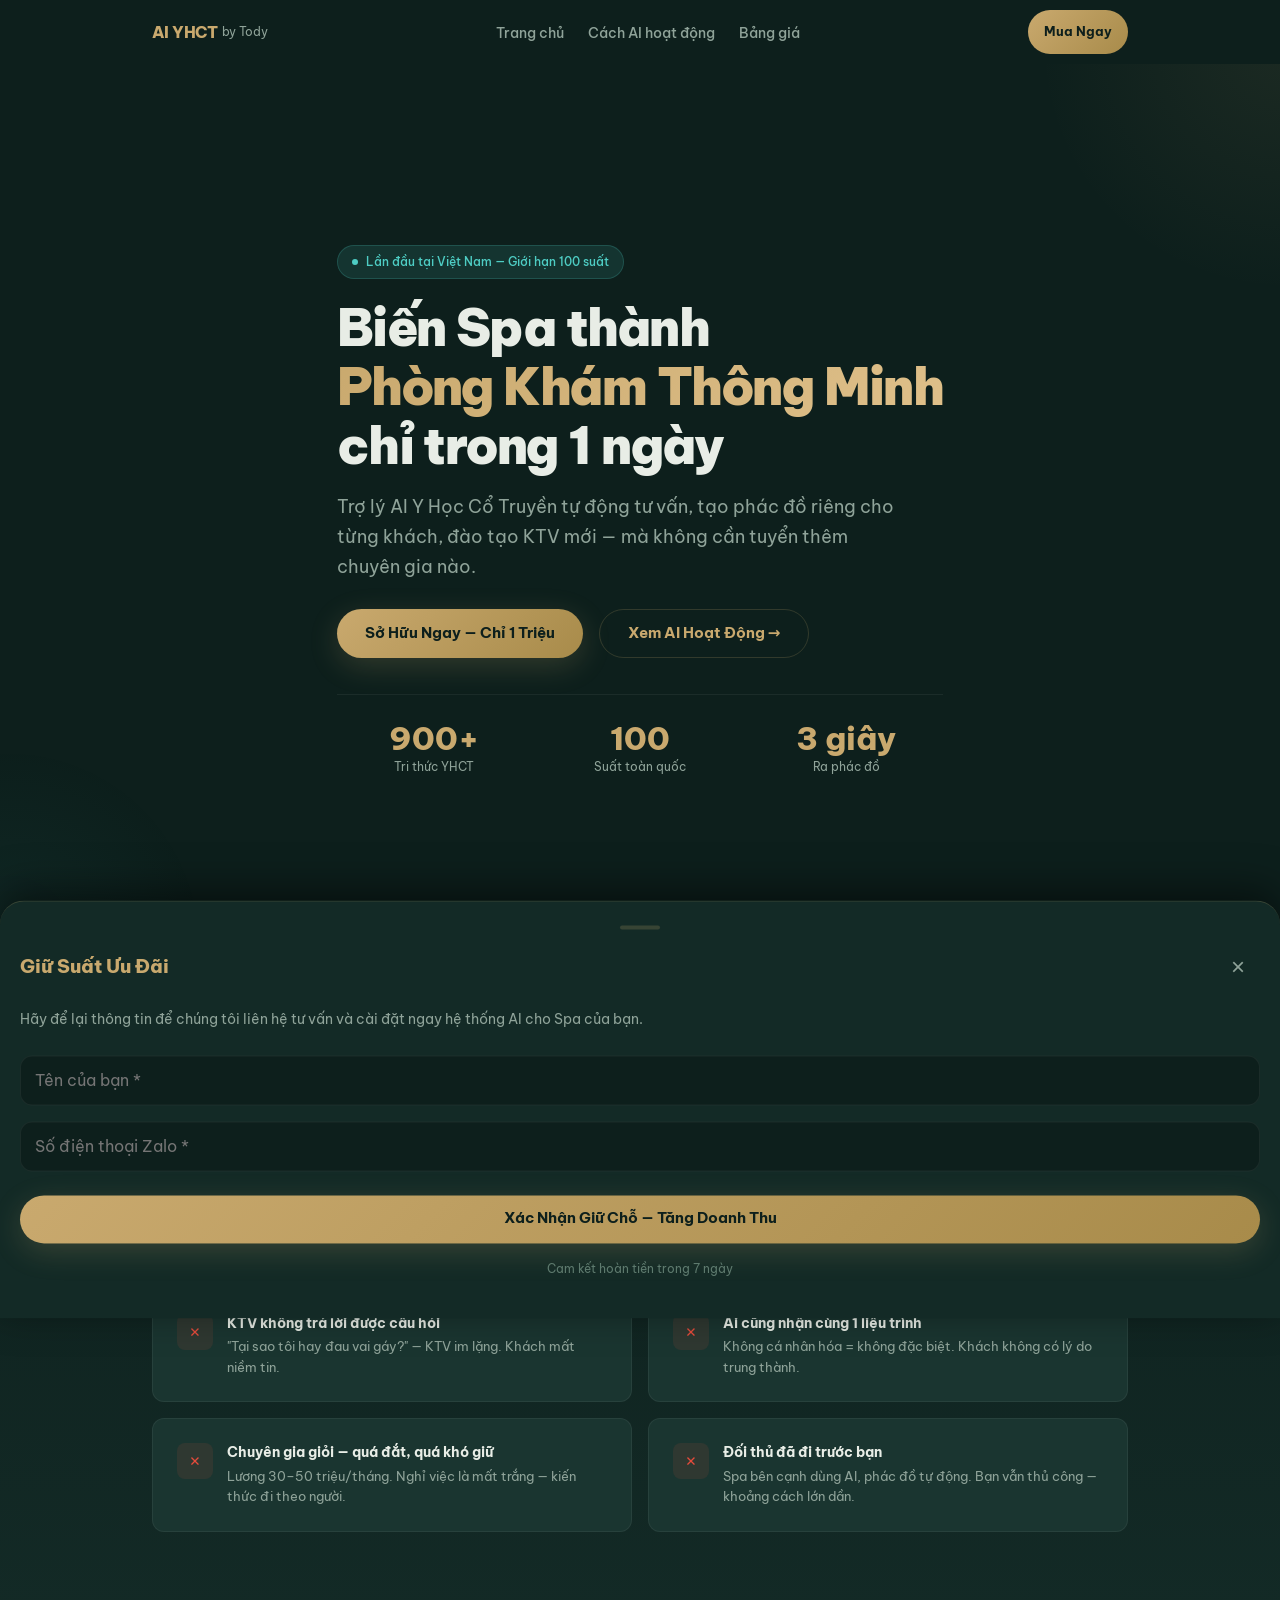
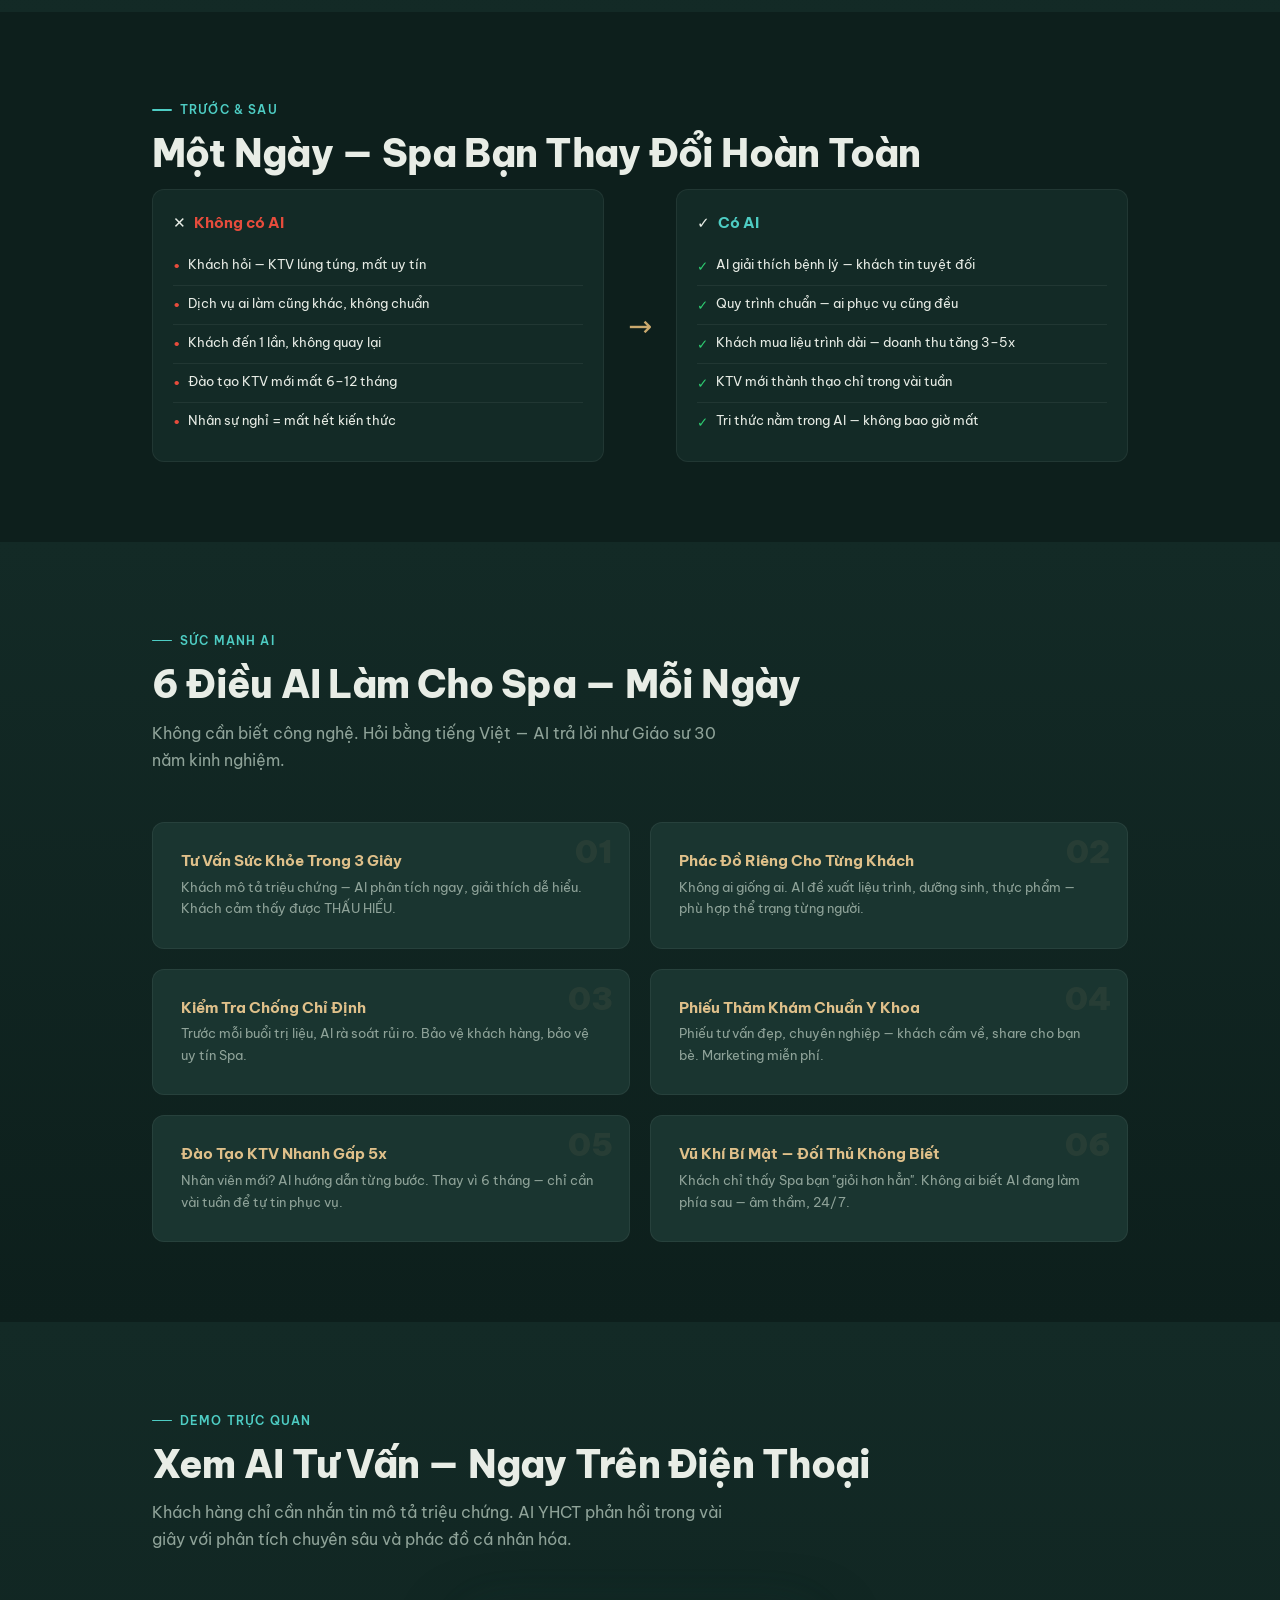
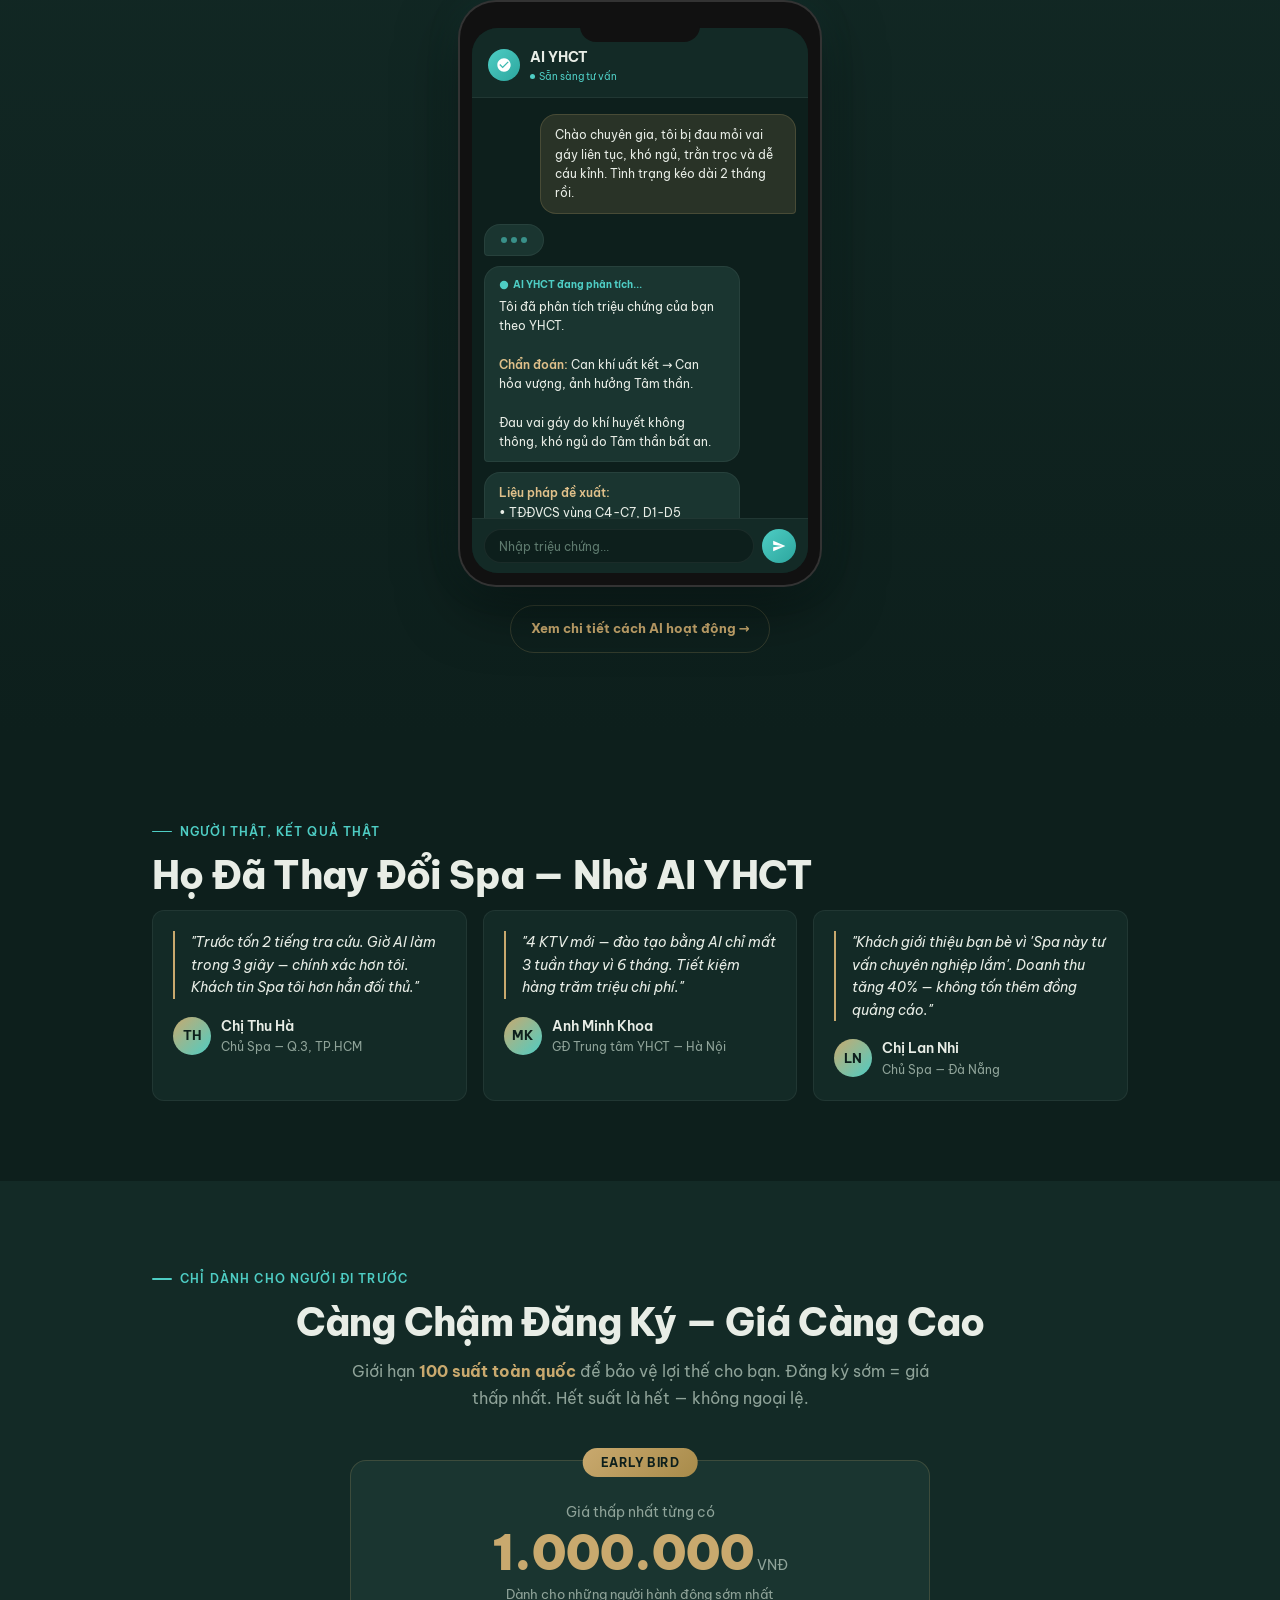
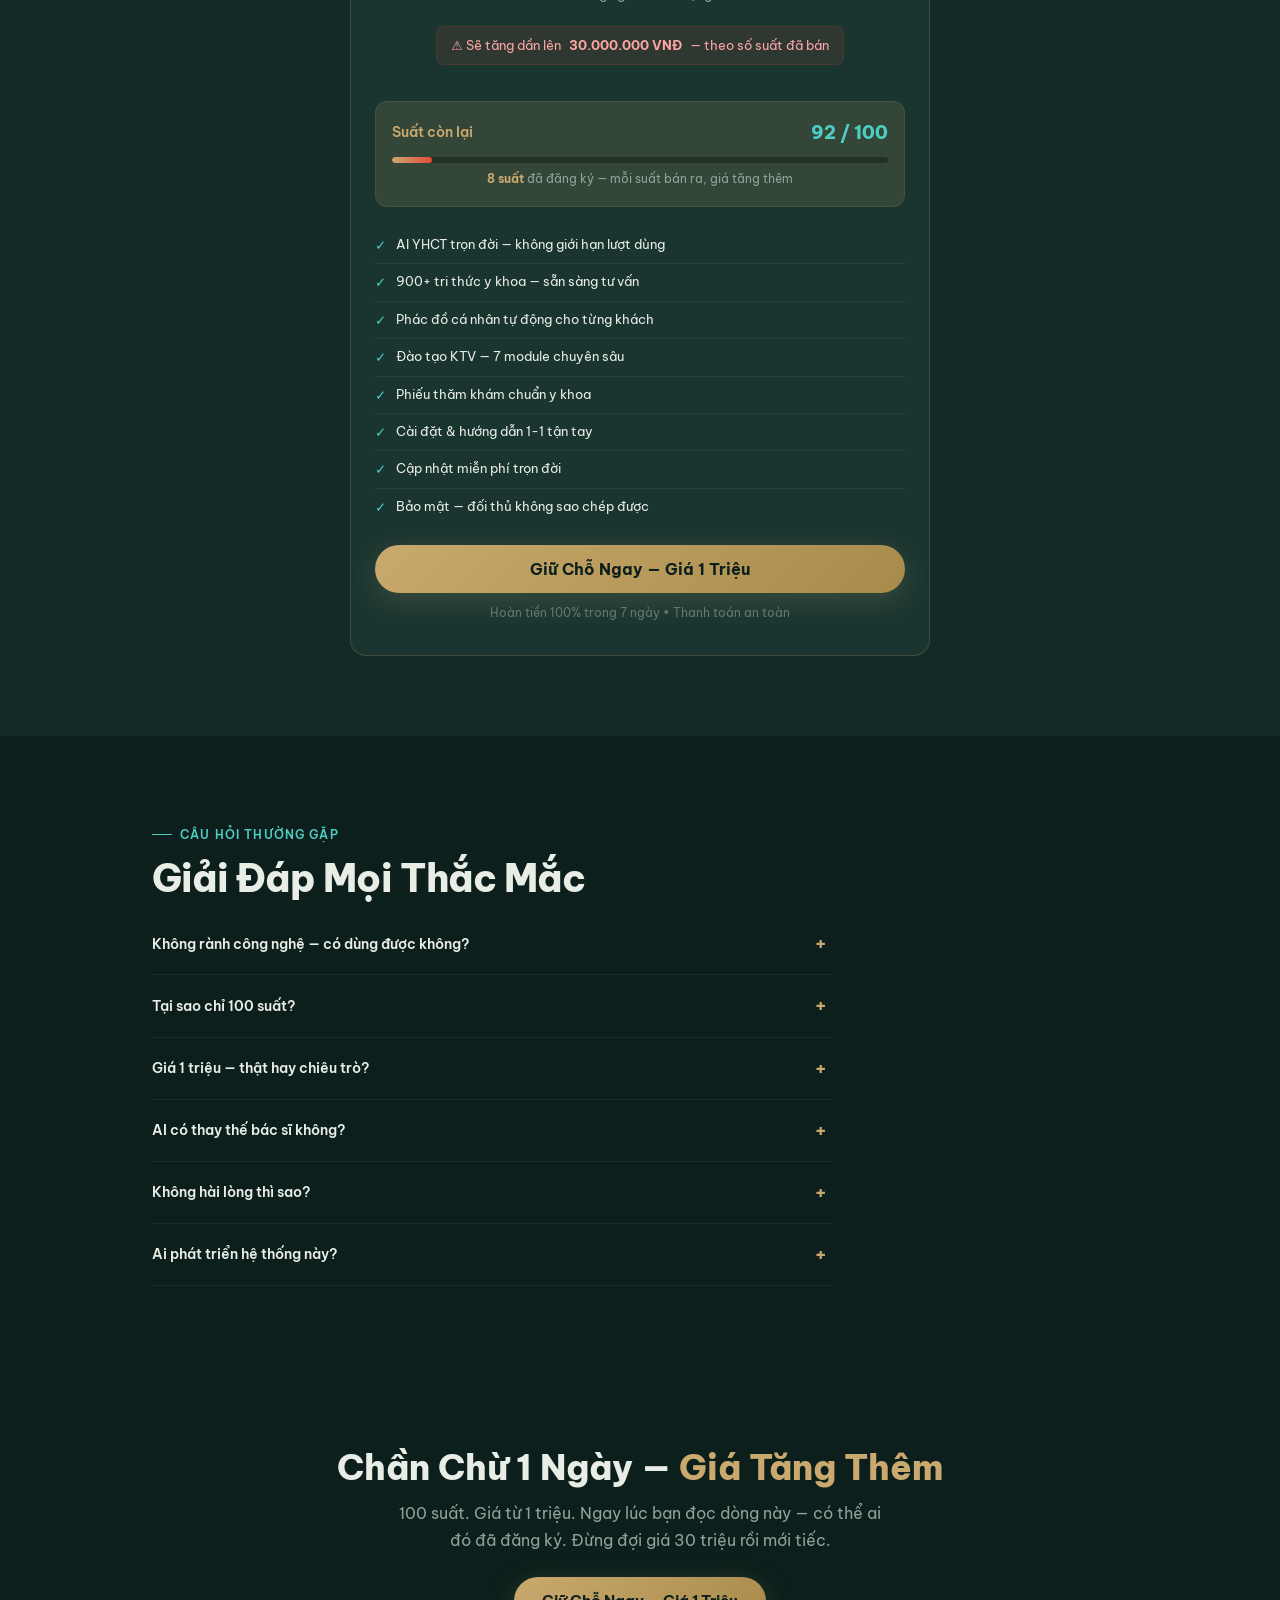
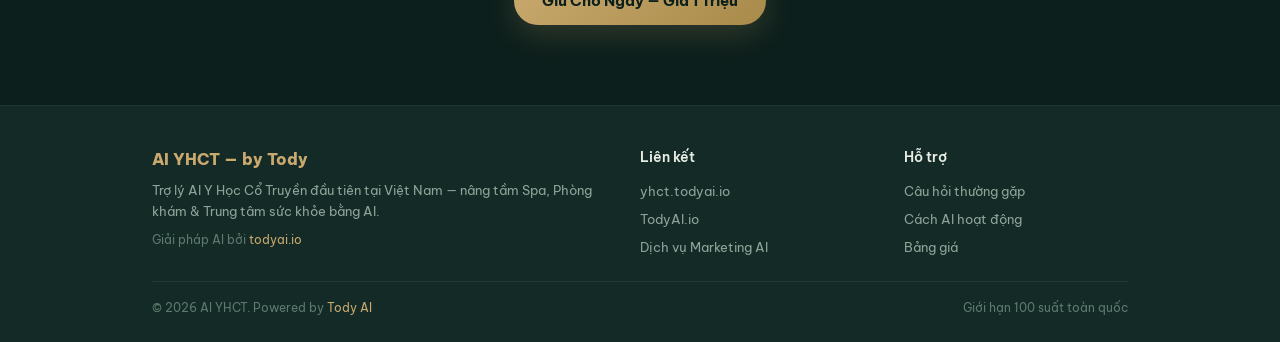
<file: landing/index.html>
<!DOCTYPE html>
<html lang="vi">

<head>
    <meta charset="UTF-8">
    <meta name="viewport" content="width=device-width, initial-scale=1.0">
    <title>Trợ Lý AI Y Học Cổ Truyền Cho Spa & Phòng Khám — Chỉ 100 Suất Toàn Quốc</title>
    <meta name="description"
        content="Trợ lý AI Y Học Cổ Truyền đầu tiên tại Việt Nam. Tự động tư vấn, tạo phác đồ cá nhân, đào tạo KTV — giúp Spa tăng uy tín & giữ chân khách. Chỉ 100 suất, giá từ 1 triệu.">
    <meta name="keywords"
        content="trợ lý AI Y Học Cổ Truyền, AI cho spa, AI phòng khám YHCT, phần mềm tư vấn sức khỏe, AI tác động cột sống, Tody AI">
    <meta property="og:title" content="Trợ Lý AI YHCT — Lợi Thế Bí Mật Của Spa Dẫn Đầu">
    <meta property="og:description"
        content="AI tư vấn Y Học Cổ Truyền cho Spa & Phòng khám. 100 suất duy nhất toàn quốc — giá từ 1 triệu, sẽ tăng lên 30 triệu.">
    <meta property="og:type" content="website">
    <link rel="canonical" href="https://yhct.todyai.io">
    <link rel="preconnect" href="https://fonts.googleapis.com">
    <link rel="preconnect" href="https://fonts.gstatic.com" crossorigin>
    <link href="https://fonts.googleapis.com/css2?family=Be+Vietnam+Pro:wght@300;400;500;600;700;800;900&display=swap"
        rel="stylesheet">
    <link rel="stylesheet" href="styles.css">

    <!-- FAQPage Schema -->
    <script type="application/ld+json">
  {
    "@context": "https://schema.org",
    "@type": "FAQPage",
    "mainEntity": [
      {
        "@type": "Question",
        "name": "Không rành công nghệ — có dùng được không?",
        "acceptedAnswer": {
          "@type": "Answer",
          "text": "Hoàn toàn được. Hỏi bằng tiếng Việt tự nhiên — AI trả lời ngay. Đội ngũ cài đặt và hướng dẫn 1-1 cho đến khi bạn thành thạo."
        }
      },
      {
        "@type": "Question",
        "name": "Tại sao chỉ 100 suất?",
        "acceptedAnswer": {
          "@type": "Answer",
          "text": "1.000 spa cùng dùng = không còn lợi thế. Giới hạn 100 suất toàn quốc để bạn luôn nổi bật hơn đối thủ trong khu vực."
        }
      },
      {
        "@type": "Question",
        "name": "Giá 1 triệu — thật hay chiêu trò?",
        "acceptedAnswer": {
          "@type": "Answer",
          "text": "Thật 100%. Chiến lược tăng giá dần: 20 suất đầu = 1 triệu → 3 triệu → 5 triệu → 30 triệu. Đăng ký càng sớm, giá càng rẻ."
        }
      },
      {
        "@type": "Question",
        "name": "AI có thay thế bác sĩ không?",
        "acceptedAnswer": {
          "@type": "Answer",
          "text": "Không. AI là TRỢ LÝ tham khảo — mọi kết quả đi kèm khuyến nghị gặp chuyên gia. Nâng tầm dịch vụ, không thay thế con người."
        }
      },
      {
        "@type": "Question",
        "name": "Không hài lòng thì sao?",
        "acceptedAnswer": {
          "@type": "Answer",
          "text": "Hoàn tiền 100% trong 7 ngày, không hỏi lý do."
        }
      }
    ]
  }
  </script>
</head>

<body>

    <!-- NAVBAR -->
    <nav class="nav" id="nav" aria-label="Main navigation">
        <div class="container nav-inner">
            <a href="#hero" class="nav-logo">AI YHCT <span>by Tody</span></a>
            <ul class="nav-menu">
                <li><a href="#hero">Trang chủ</a></li>
                <li><a href="how-it-works.html">Cách AI hoạt động</a></li>
                <li><a href="#pricing">Bảng giá</a></li>
            </ul>
            <a href="#pricing" class="nav-cta">Mua Ngay</a>
        </div>
    </nav>

    <main>

        <!-- HERO -->
        <section class="hero" id="hero">
            <div class="container">
                <div class="hero-badge"><span class="dot"></span>Lần đầu tại Việt Nam — Giới hạn 100 suất</div>

                <h1>Biến Spa thành<br><span class="highlight">Phòng Khám Thông Minh</span><br>chỉ trong 1 ngày</h1>

                <p class="hero-sub">Trợ lý AI Y Học Cổ Truyền tự động tư vấn, tạo phác đồ riêng cho từng khách, đào tạo
                    KTV mới — mà không cần tuyển thêm chuyên gia nào.</p>

                <div class="hero-actions">
                    <a href="#" class="btn btn-primary">Sở Hữu Ngay — Chỉ 1 Triệu</a>
                    <a href="how-it-works.html" class="btn btn-outline">Xem AI Hoạt Động →</a>
                </div>

                <div class="hero-stats">
                    <div class="hero-stat">
                        <div class="hero-stat-num">900+</div>
                        <div class="hero-stat-label">Tri thức YHCT</div>
                    </div>
                    <div class="hero-stat">
                        <div class="hero-stat-num">100</div>
                        <div class="hero-stat-label">Suất toàn quốc</div>
                    </div>
                    <div class="hero-stat">
                        <div class="hero-stat-num">3 giây</div>
                        <div class="hero-stat-label">Ra phác đồ</div>
                    </div>
                </div>
            </div>
        </section>

        <!-- PAIN SECTION -->
        <section class="pain reveal" id="problems">
            <div class="container">
                <div class="section-label">Nỗi đau thật sự</div>
                <h2 class="section-title">Spa Của Bạn Đang Mất Khách — Mà Không Biết Tại Sao?</h2>
                <p class="section-desc">Khách hàng hôm nay không chỉ muốn thư giãn — họ muốn được THẤU HIỂU. Ai đáp ứng
                    được, người đó giữ khách.</p>

                <div class="pain-grid">
                    <div class="pain-card">
                        <div class="pain-icon">✕</div>
                        <div class="pain-content">
                            <h3>KTV không trả lời được câu hỏi</h3>
                            <p>"Tại sao tôi hay đau vai gáy?" — KTV im lặng. Khách mất niềm tin.</p>
                        </div>
                    </div>
                    <div class="pain-card">
                        <div class="pain-icon">✕</div>
                        <div class="pain-content">
                            <h3>Ai cũng nhận cùng 1 liệu trình</h3>
                            <p>Không cá nhân hóa = không đặc biệt. Khách không có lý do trung thành.</p>
                        </div>
                    </div>
                    <div class="pain-card">
                        <div class="pain-icon">✕</div>
                        <div class="pain-content">
                            <h3>Chuyên gia giỏi — quá đắt, quá khó giữ</h3>
                            <p>Lương 30–50 triệu/tháng. Nghỉ việc là mất trắng — kiến thức đi theo người.</p>
                        </div>
                    </div>
                    <div class="pain-card">
                        <div class="pain-icon">✕</div>
                        <div class="pain-content">
                            <h3>Đối thủ đã đi trước bạn</h3>
                            <p>Spa bên cạnh dùng AI, phác đồ tự động. Bạn vẫn thủ công — khoảng cách lớn dần.</p>
                        </div>
                    </div>
                </div>
            </div>
        </section>

        <!-- TRANSFORMATION -->
        <section class="reveal" id="transform">
            <div class="container">
                <div class="section-label">Trước & Sau</div>
                <h2 class="section-title">Một Ngày — Spa Bạn Thay Đổi Hoàn Toàn</h2>

                <div class="transform-grid">
                    <div class="transform-col">
                        <h3>✕ <span class="text-danger">Không có AI</span></h3>
                        <div class="transform-item"><span class="icon text-danger">•</span> Khách hỏi — KTV lúng túng,
                            mất uy tín</div>
                        <div class="transform-item"><span class="icon text-danger">•</span> Dịch vụ ai làm cũng khác,
                            không chuẩn</div>
                        <div class="transform-item"><span class="icon text-danger">•</span> Khách đến 1 lần, không quay
                            lại</div>
                        <div class="transform-item"><span class="icon text-danger">•</span> Đào tạo KTV mới mất 6–12
                            tháng</div>
                        <div class="transform-item"><span class="icon text-danger">•</span> Nhân sự nghỉ = mất hết kiến
                            thức</div>
                    </div>

                    <div class="transform-arrow">→</div>

                    <div class="transform-col">
                        <h3>✓ <span class="text-accent">Có AI</span></h3>
                        <div class="transform-item"><span class="icon text-success">✓</span> AI giải thích bệnh lý —
                            khách tin tuyệt đối</div>
                        <div class="transform-item"><span class="icon text-success">✓</span> Quy trình chuẩn — ai phục
                            vụ cũng đều</div>
                        <div class="transform-item"><span class="icon text-success">✓</span> Khách mua liệu trình dài —
                            doanh thu tăng 3–5x</div>
                        <div class="transform-item"><span class="icon text-success">✓</span> KTV mới thành thạo chỉ
                            trong vài tuần</div>
                        <div class="transform-item"><span class="icon text-success">✓</span> Tri thức nằm trong AI —
                            không bao giờ mất</div>
                    </div>
                </div>
            </div>
        </section>

        <!-- FEATURES -->
        <section class="features reveal" id="features">
            <div class="container">
                <div class="section-label">Sức mạnh AI</div>
                <h2 class="section-title">6 Điều AI Làm Cho Spa — Mỗi Ngày</h2>
                <p class="section-desc">Không cần biết công nghệ. Hỏi bằng tiếng Việt — AI trả lời như Giáo sư 30 năm
                    kinh nghiệm.</p>

                <div class="feat-grid">
                    <div class="feat-card">
                        <div class="feat-num">01</div>
                        <h3>Tư Vấn Sức Khỏe Trong 3 Giây</h3>
                        <p>Khách mô tả triệu chứng — AI phân tích ngay, giải thích dễ hiểu. Khách cảm thấy được THẤU
                            HIỂU.</p>
                    </div>
                    <div class="feat-card">
                        <div class="feat-num">02</div>
                        <h3>Phác Đồ Riêng Cho Từng Khách</h3>
                        <p>Không ai giống ai. AI đề xuất liệu trình, dưỡng sinh, thực phẩm — phù hợp thể trạng từng
                            người.</p>
                    </div>
                    <div class="feat-card">
                        <div class="feat-num">03</div>
                        <h3>Kiểm Tra Chống Chỉ Định</h3>
                        <p>Trước mỗi buổi trị liệu, AI rà soát rủi ro. Bảo vệ khách hàng, bảo vệ uy tín Spa.</p>
                    </div>
                    <div class="feat-card">
                        <div class="feat-num">04</div>
                        <h3>Phiếu Thăm Khám Chuẩn Y Khoa</h3>
                        <p>Phiếu tư vấn đẹp, chuyên nghiệp — khách cầm về, share cho bạn bè. Marketing miễn phí.</p>
                    </div>
                    <div class="feat-card">
                        <div class="feat-num">05</div>
                        <h3>Đào Tạo KTV Nhanh Gấp 5x</h3>
                        <p>Nhân viên mới? AI hướng dẫn từng bước. Thay vì 6 tháng — chỉ cần vài tuần để tự tin phục vụ.
                        </p>
                    </div>
                    <div class="feat-card">
                        <div class="feat-num">06</div>
                        <h3>Vũ Khí Bí Mật — Đối Thủ Không Biết</h3>
                        <p>Khách chỉ thấy Spa bạn "giỏi hơn hẳn". Không ai biết AI đang làm phía sau — âm thầm, 24/7.
                        </p>
                    </div>
                </div>
            </div>
        </section>

        <!-- CHAT DEMO -->
        <section class="phone-section reveal" id="demo">
            <div class="container">
                <div class="section-label">Demo trực quan</div>
                <h2 class="section-title">Xem AI Tư Vấn — Ngay Trên Điện Thoại</h2>
                <p class="section-desc">Khách hàng chỉ cần nhắn tin mô tả triệu chứng. AI YHCT phản hồi trong vài giây
                    với phân tích chuyên sâu và phác đồ cá nhân hóa.</p>

                <div class="phone-wrapper">
                    <div class="phone-frame">
                        <div class="phone-notch"></div>
                        <div class="phone-screen">

                            <!-- Chat Header -->
                            <div class="chat-header">
                                <div class="chat-avatar">
                                    <svg viewBox="0 0 24 24">
                                        <path
                                            d="M12 2C6.48 2 2 6.48 2 12s4.48 10 10 10 10-4.48 10-10S17.52 2 12 2zm-2 15l-5-5 1.41-1.41L10 14.17l7.59-7.59L19 8l-9 9z" />
                                    </svg>
                                </div>
                                <div>
                                    <div class="chat-name">AI YHCT</div>
                                    <div class="chat-status"><span class="online-dot"></span> Sẵn sàng tư vấn</div>
                                </div>
                            </div>

                            <!-- Chat Body -->
                            <div class="chat-body" id="chatBody">
                                <!-- User message -->
                                <div class="chat-msg user delay-1">
                                    Chào chuyên gia, tôi bị đau mỏi vai gáy liên tục, khó ngủ, trằn trọc và dễ cáu
                                    kỉnh. Tình trạng kéo dài 2 tháng rồi.
                                </div>

                                <!-- Typing indicator -->
                                <div class="typing-indicator delay-t1">
                                    <span></span><span></span><span></span>
                                </div>

                                <!-- AI Response 1 -->
                                <div class="chat-msg ai delay-2">
                                    <div class="ai-label">
                                        <svg width="10" height="10" viewBox="0 0 24 24" fill="currentColor">
                                            <circle cx="12" cy="12" r="10" />
                                        </svg>
                                        AI YHCT đang phân tích...
                                    </div>
                                    Tôi đã phân tích triệu chứng của bạn theo YHCT.<br><br>
                                    <strong>Chẩn đoán:</strong> Can khí uất kết → Can hỏa vượng, ảnh hưởng Tâm
                                    thần.<br><br>
                                    Đau vai gáy do khí huyết không thông, khó ngủ do Tâm thần bất an.
                                </div>

                                <!-- AI Response 2 -->
                                <div class="chat-msg ai delay-3">
                                    <strong>Liệu pháp đề xuất:</strong><br>
                                    • TĐĐVCS vùng C4-C7, D1-D5<br>
                                    • Kỹ thuật Rung, Xoay nhẹ<br>
                                    • Kết hợp Gua Sha nhẹ vùng vai gáy<br><br>
                                    <strong>Huyệt vị bổ trợ:</strong><br>
                                    • Thái Xung (LR3) — Sơ Can lý khí<br>
                                    • Phong Trì (GB20) — Giảm đau vai gáy<br>
                                    • Nội Quan (PC6) — An thần, dễ ngủ
                                </div>

                                <!-- AI Response 3 -->
                                <div class="chat-msg ai delay-4">
                                    <strong>Dưỡng sinh:</strong><br>
                                    🍵 Ăn: rau xanh đậm, kỷ tử, đậu đen<br>
                                    ❌ Tránh: cay nóng, rượu bia, cà phê<br>
                                    🧘 Thiền, yoga, hít thở sâu<br><br>
                                    📋 <em>Báo cáo đầy đủ đã được tạo.</em>
                                </div>
                            </div>

                            <!-- Chat Input -->
                            <div class="chat-input-bar">
                                <div class="chat-input-fake">Nhập triệu chứng...</div>
                                <div class="chat-send-btn">
                                    <svg viewBox="0 0 24 24">
                                        <path d="M2.01 21L23 12 2.01 3 2 10l15 2-15 2z" />
                                    </svg>
                                </div>
                            </div>

                        </div>
                    </div>
                </div>

                <div style="text-align:center; margin-top:20px;">
                    <a href="how-it-works.html" class="btn btn-outline"
                        style="font-size:0.82rem; padding:10px 20px;">Xem
                        chi tiết cách AI hoạt động →</a>
                </div>
            </div>
        </section>

        <!-- SOCIAL PROOF -->
        <section class="reveal" id="proof">
            <div class="container">
                <div class="section-label">Người thật, kết quả thật</div>
                <h2 class="section-title">Họ Đã Thay Đổi Spa — Nhờ AI YHCT</h2>

                <div class="proof-grid">
                    <div class="proof-card">
                        <div class="proof-quote">"Trước tốn 2 tiếng tra cứu. Giờ AI làm trong 3 giây — chính xác hơn
                            tôi. Khách tin Spa tôi hơn hẳn đối thủ."</div>
                        <div class="proof-author">
                            <div class="proof-avatar">TH</div>
                            <div>
                                <div class="proof-name">Chị Thu Hà</div>
                                <div class="proof-role">Chủ Spa — Q.3, TP.HCM</div>
                            </div>
                        </div>
                    </div>
                    <div class="proof-card">
                        <div class="proof-quote">"4 KTV mới — đào tạo bằng AI chỉ mất 3 tuần thay vì 6 tháng. Tiết kiệm
                            hàng trăm triệu chi phí."</div>
                        <div class="proof-author">
                            <div class="proof-avatar">MK</div>
                            <div>
                                <div class="proof-name">Anh Minh Khoa</div>
                                <div class="proof-role">GĐ Trung tâm YHCT — Hà Nội</div>
                            </div>
                        </div>
                    </div>
                    <div class="proof-card">
                        <div class="proof-quote">"Khách giới thiệu bạn bè vì 'Spa này tư vấn chuyên nghiệp lắm'. Doanh
                            thu tăng 40% — không tốn thêm đồng quảng cáo."</div>
                        <div class="proof-author">
                            <div class="proof-avatar">LN</div>
                            <div>
                                <div class="proof-name">Chị Lan Nhi</div>
                                <div class="proof-role">Chủ Spa — Đà Nẵng</div>
                            </div>
                        </div>
                    </div>
                </div>
            </div>
        </section>

        <!-- PRICING -->
        <section class="pricing reveal" id="pricing">
            <div class="container">
                <div class="section-label">Chỉ dành cho người đi trước</div>
                <h2 class="section-title text-center">Càng Chậm Đăng Ký — Giá Càng Cao</h2>
                <p class="section-desc text-center" style="margin-left:auto;margin-right:auto">Giới hạn <strong
                        class="text-gold">100 suất toàn quốc</strong> để bảo vệ lợi thế cho bạn. Đăng ký sớm = giá thấp
                    nhất. Hết suất là hết — không ngoại lệ.</p>

                <div class="price-box">
                    <div class="price-badge">EARLY BIRD</div>
                    <div class="price-label">Giá thấp nhất từng có</div>
                    <div class="price-amount">1.000.000<span> VNĐ</span></div>
                    <div class="price-note">Dành cho những người hành động sớm nhất</div>

                    <div class="price-warning">⚠ Sẽ tăng dần lên <strong>30.000.000 VNĐ</strong> — theo số suất đã bán
                    </div>

                    <div class="slots-counter">
                        <div class="slots-header">
                            <span class="slots-label">Suất còn lại</span>
                            <span class="slots-num" id="slots-remaining">92 / 100</span>
                        </div>
                        <div class="slots-bar">
                            <div class="slots-fill" style="width:8%"></div>
                        </div>
                        <div class="slots-text"><strong>8 suất</strong> đã đăng ký — mỗi suất bán ra, giá tăng thêm
                        </div>
                    </div>

                    <ul class="price-features">
                        <li><span class="check">✓</span> AI YHCT trọn đời — không giới hạn lượt dùng</li>
                        <li><span class="check">✓</span> 900+ tri thức y khoa — sẵn sàng tư vấn</li>
                        <li><span class="check">✓</span> Phác đồ cá nhân tự động cho từng khách</li>
                        <li><span class="check">✓</span> Đào tạo KTV — 7 module chuyên sâu</li>
                        <li><span class="check">✓</span> Phiếu thăm khám chuẩn y khoa</li>
                        <li><span class="check">✓</span> Cài đặt & hướng dẫn 1-1 tận tay</li>
                        <li><span class="check">✓</span> Cập nhật miễn phí trọn đời</li>
                        <li><span class="check">✓</span> Bảo mật — đối thủ không sao chép được</li>
                    </ul>

                    <a href="#" class="btn btn-primary btn-full" id="cta-main">Giữ Chỗ Ngay — Giá 1 Triệu</a>
                    <p class="price-guarantee">Hoàn tiền 100% trong 7 ngày • Thanh toán an toàn</p>
                </div>
            </div>
        </section>

        <!-- FAQ -->
        <section class="reveal" id="faq">
            <div class="container">
                <div class="faq-list">
                    <div class="section-label">Câu hỏi thường gặp</div>
                    <h2 class="section-title">Giải Đáp Mọi Thắc Mắc</h2>

                    <div class="faq-item">
                        <div class="faq-q">Không rành công nghệ — có dùng được không?</div>
                        <div class="faq-a">
                            <div class="faq-a-inner">Hoàn toàn được. Hỏi bằng tiếng Việt tự nhiên — AI trả lời ngay. Đội
                                ngũ cài đặt và hướng dẫn 1-1 cho đến khi bạn thành thạo.</div>
                        </div>
                    </div>
                    <div class="faq-item">
                        <div class="faq-q">Tại sao chỉ 100 suất?</div>
                        <div class="faq-a">
                            <div class="faq-a-inner">1.000 spa cùng dùng = không còn lợi thế. Giới hạn 100 suất toàn
                                quốc để bạn luôn nổi bật hơn đối thủ trong khu vực.</div>
                        </div>
                    </div>
                    <div class="faq-item">
                        <div class="faq-q">Giá 1 triệu — thật hay chiêu trò?</div>
                        <div class="faq-a">
                            <div class="faq-a-inner">Thật 100%. Chiến lược tăng giá dần: 20 suất đầu = 1 triệu → 3 triệu
                                → 5 triệu → …→ 30 triệu. Đăng ký càng sớm, giá càng rẻ. Không trick — chỉ có thời điểm.
                            </div>
                        </div>
                    </div>
                    <div class="faq-item">
                        <div class="faq-q">AI có thay thế bác sĩ không?</div>
                        <div class="faq-a">
                            <div class="faq-a-inner">Không. AI là TRỢ LÝ tham khảo — mọi kết quả đi kèm khuyến nghị gặp
                                chuyên gia. Nâng tầm dịch vụ, không thay thế con người.</div>
                        </div>
                    </div>
                    <div class="faq-item">
                        <div class="faq-q">Không hài lòng thì sao?</div>
                        <div class="faq-a">
                            <div class="faq-a-inner">Hoàn tiền 100% trong 7 ngày, không hỏi lý do. Nhưng thật lòng — sau
                                lần đầu thấy AI tư vấn khách, bạn sẽ không muốn dừng.</div>
                        </div>
                    </div>
                    <div class="faq-item">
                        <div class="faq-q">Ai phát triển hệ thống này?</div>
                        <div class="faq-a">
                            <div class="faq-a-inner">Phát triển bởi <a href="https://todyai.io" target="_blank"
                                    rel="noopener">Tody</a> — chuyên gia AI, kết hợp đội ngũ cố vấn Y Học Cổ Truyền hàng
                                chục năm kinh nghiệm. Xem thêm: <a href="https://todyai.io" target="_blank"
                                    rel="noopener">todyai.io</a>.</div>
                        </div>
                    </div>
                </div>
            </div>
        </section>

        <!-- FINAL CTA -->
        <section class="final-cta reveal">
            <div class="container">
                <h2>Chần Chừ 1 Ngày — <span class="text-gold">Giá Tăng Thêm</span></h2>
                <p>100 suất. Giá từ 1 triệu. Ngay lúc bạn đọc dòng này — có thể ai đó đã đăng ký. Đừng đợi giá 30 triệu
                    rồi mới tiếc.</p>
                <a href="#" class="btn btn-primary">Giữ Chỗ Ngay — Giá 1 Triệu</a>
            </div>
        </section>

    </main>

    <!-- FOOTER -->
    <footer>
        <div class="container">
            <div class="footer-grid">
                <div>
                    <div class="footer-brand">AI YHCT — by Tody</div>
                    <p class="footer-desc">Trợ lý AI Y Học Cổ Truyền đầu tiên tại Việt Nam — nâng tầm Spa, Phòng khám &
                        Trung tâm sức khỏe bằng AI.</p>
                    <p style="font-size:.75rem;color:var(--text-dim)">Giải pháp AI bởi <a href="https://todyai.io"
                            target="_blank" rel="noopener">todyai.io</a></p>
                </div>
                <div class="footer-col">
                    <h4>Liên kết</h4>
                    <a href="https://yhct.todyai.io" target="_blank" rel="noopener">yhct.todyai.io</a>
                    <a href="https://todyai.io" target="_blank" rel="noopener">TodyAI.io</a>
                    <a href="https://vietbai.todyai.io" target="_blank" rel="noopener">Dịch vụ Marketing AI</a>
                </div>
                <div class="footer-col">
                    <h4>Hỗ trợ</h4>
                    <a href="#faq">Câu hỏi thường gặp</a>
                    <a href="how-it-works.html">Cách AI hoạt động</a>
                    <a href="#pricing">Bảng giá</a>
                </div>
            </div>
            <div class="footer-bottom">
                <span>© 2026 AI YHCT. Powered by <a href="https://todyai.io" target="_blank" rel="noopener">Tody
                        AI</a></span>
                <span>Giới hạn 100 suất toàn quốc</span>
            </div>
        </div>
    </footer>

    <!-- BOTTOM SHEET OVERLAY & CONTENT -->
    <div id="sheetOverlay" class="sheet-overlay"></div>
    <div id="registerSheet" class="bottom-sheet" aria-hidden="true" role="dialog" aria-modal="true"
        aria-labelledby="sheetTitle">
        <div class="sheet-drag-handle"></div>
        <div class="sheet-header">
            <h2 id="sheetTitle" class="sheet-title">Giữ Suất Ưu Đãi</h2>
            <button id="closeSheetBtn" class="sheet-close" aria-label="Đóng bảng đăng ký">×</button>
        </div>
        <div class="sheet-content">
            <p style="color:var(--text-muted); font-size: 0.9rem; margin-bottom: 24px; line-height:1.5;">Hãy để lại
                thông tin để chúng tôi liên hệ tư vấn và cài đặt ngay hệ thống AI cho Spa của bạn.</p>
            <form action="https://yhct.todyai.io" method="GET"
                style="display: flex; flex-direction: column; gap: 16px;">
                <input type="text" placeholder="Tên của bạn *" required
                    style="width: 100%; padding: 14px; border-radius: 12px; border: 1px solid var(--border); background: var(--bg); color: var(--text); min-height: 44px; font-family: inherit; font-size: 1rem;" />
                <input type="tel" placeholder="Số điện thoại Zalo *" required
                    style="width: 100%; padding: 14px; border-radius: 12px; border: 1px solid var(--border); background: var(--bg); color: var(--text); min-height: 44px; font-family: inherit; font-size: 1rem;" />
                <button type="submit" class="btn btn-primary" style="margin-top: 8px;">Xác Nhận Giữ Chỗ — Tăng Doanh
                    Thu</button>
            </form>
            <p style="text-align: center; font-size: 0.75rem; color: var(--text-dim); margin-top: 16px;">Cam kết hoàn
                tiền trong 7 ngày</p>
        </div>
    </div>

    <script src="scripts.js" defer></script>
</body>

</html>
</file>
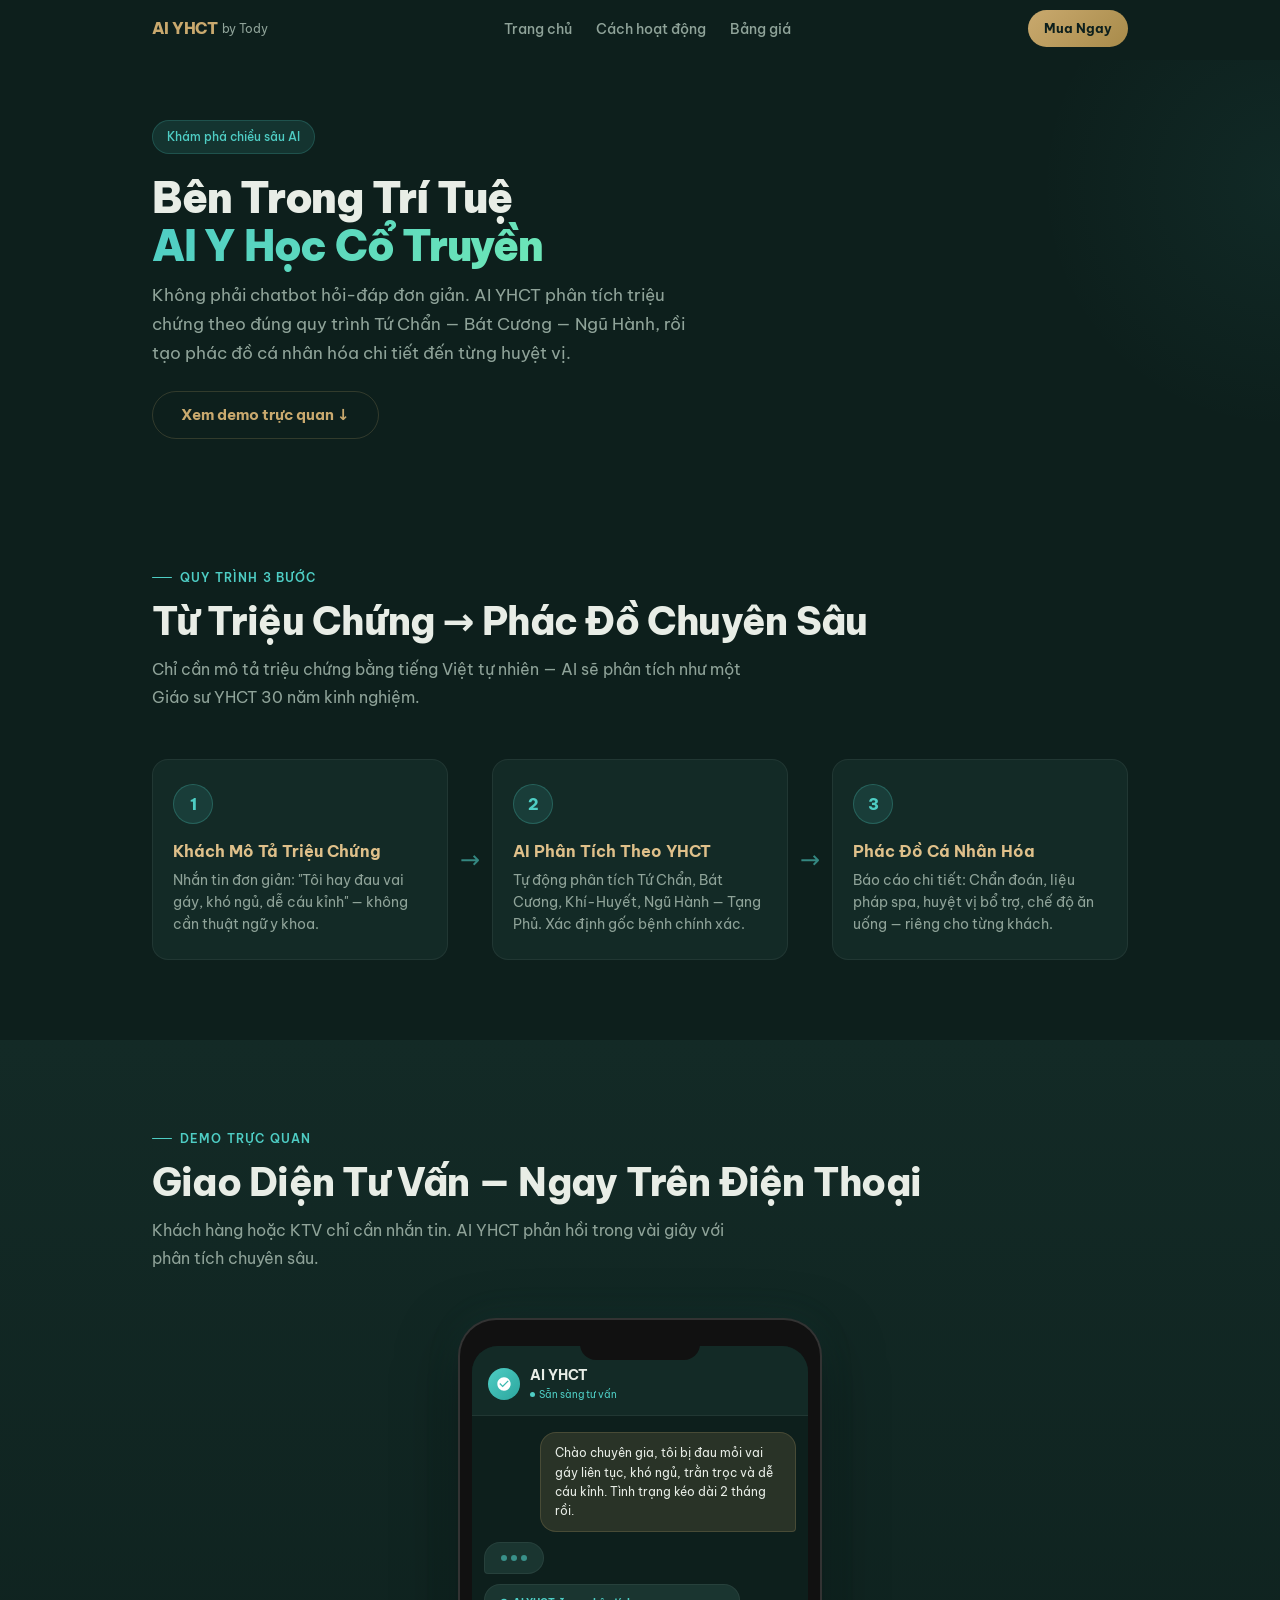
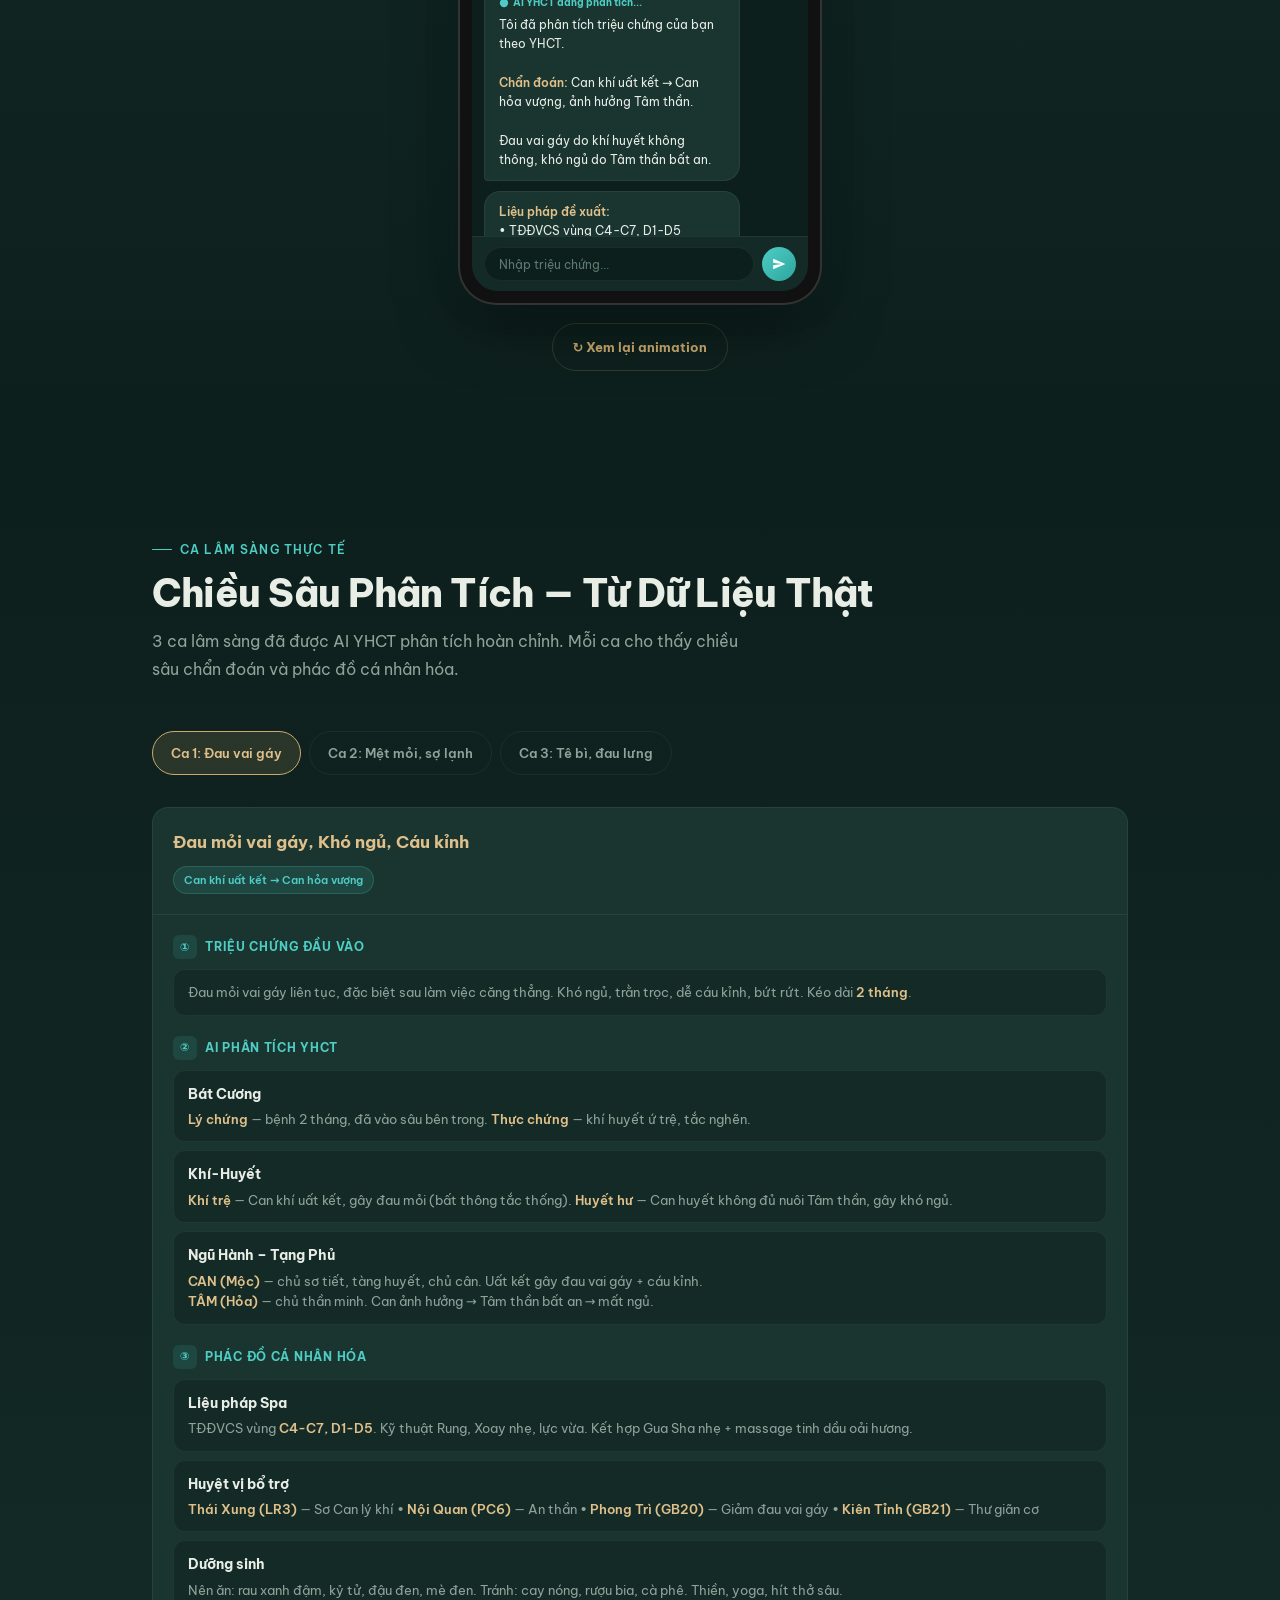
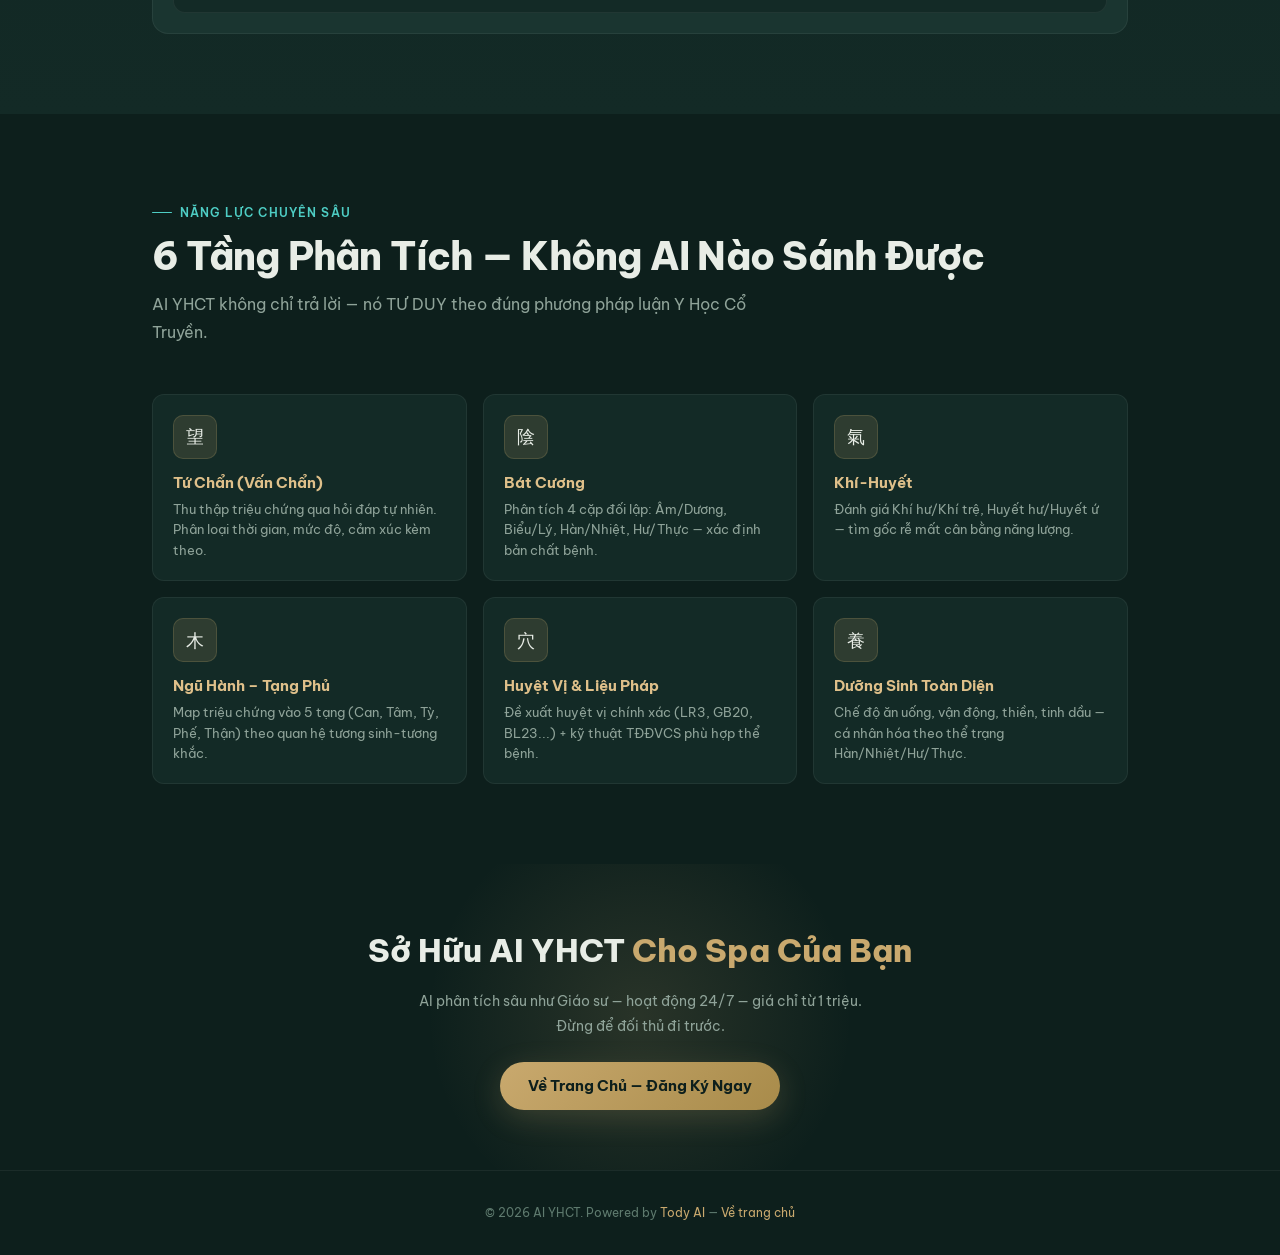
<file: landing/how-it-works.html>
<!DOCTYPE html>
<html lang="vi">

<head>
    <meta charset="UTF-8">
    <meta name="viewport" content="width=device-width, initial-scale=1.0">
    <title>Cách AI YHCT Hoạt Động — Xem Trí Tuệ AI Tư Vấn Y Học Cổ Truyền Thực Tế</title>
    <meta name="description"
        content="Xem AI YHCT phân tích triệu chứng, chẩn đoán theo Bát Cương – Ngũ Hành, tạo phác đồ cá nhân hóa cho Spa & Phòng khám. Demo trực quan với 3 ca lâm sàng thực tế.">
    <meta name="keywords"
        content="AI YHCT hoạt động, demo AI Y Học Cổ Truyền, phân tích Bát Cương, phác đồ cá nhân, AI cho spa">
    <meta property="og:title" content="Cách AI YHCT Hoạt Động — Demo Trực Quan">
    <meta property="og:description"
        content="Xem cách AI phân tích triệu chứng và tạo phác đồ YHCT chuyên sâu. 3 ca lâm sàng thực tế.">
    <meta property="og:type" content="website">
    <link rel="canonical" href="https://yhct.todyai.io/how-it-works">
    <link rel="preconnect" href="https://fonts.googleapis.com">
    <link rel="preconnect" href="https://fonts.gstatic.com" crossorigin>
    <link href="https://fonts.googleapis.com/css2?family=Be+Vietnam+Pro:wght@300;400;500;600;700;800;900&display=swap"
        rel="stylesheet">
    <link rel="stylesheet" href="how-it-works.css">
</head>

<body>

    <!-- NAV -->
    <nav class="nav" id="nav" aria-label="Main navigation">
        <div class="container nav-inner">
            <a href="index.html" class="nav-logo">AI YHCT <span>by Tody</span></a>
            <ul class="nav-menu">
                <li><a href="index.html">Trang chủ</a></li>
                <li><a href="#top">Cách hoạt động</a></li>
                <li><a href="index.html#pricing">Bảng giá</a></li>
            </ul>
            <a href="index.html#pricing" class="nav-cta">Mua Ngay</a>
        </div>
    </nav>

    <main>

        <!-- HERO -->
        <section class="hero-hiw" id="top">
            <div class="container">
                <div class="hero-badge">Khám phá chiều sâu AI</div>

                <h1>Bên Trong Trí Tuệ<br><span class="highlight">AI Y Học Cổ Truyền</span></h1>

                <p class="hero-sub">Không phải chatbot hỏi-đáp đơn giản. AI YHCT phân tích triệu chứng theo đúng quy
                    trình Tứ Chẩn — Bát Cương — Ngũ Hành, rồi tạo phác đồ cá nhân hóa chi tiết đến từng huyệt vị.</p>

                <a href="#demo" class="btn btn-outline">Xem demo trực quan ↓</a>
            </div>
        </section>

        <!-- 3-STEP PROCESS -->
        <section class="reveal" id="process">
            <div class="container">
                <div class="section-label">Quy trình 3 bước</div>
                <h2 class="section-title">Từ Triệu Chứng → Phác Đồ Chuyên Sâu</h2>
                <p class="section-desc">Chỉ cần mô tả triệu chứng bằng tiếng Việt tự nhiên — AI sẽ phân tích như một
                    Giáo sư YHCT 30 năm kinh nghiệm.</p>

                <div class="process-grid">
                    <!-- Step 1 -->
                    <div class="process-card">
                        <div class="process-step-num">1</div>
                        <h3>Khách Mô Tả Triệu Chứng</h3>
                        <p>Nhắn tin đơn giản: "Tôi hay đau vai gáy, khó ngủ, dễ cáu kỉnh" — không cần thuật ngữ y
                            khoa.</p>
                    </div>

                    <div class="process-connector">→</div>

                    <!-- Step 2 -->
                    <div class="process-card">
                        <div class="process-step-num">2</div>
                        <h3>AI Phân Tích Theo YHCT</h3>
                        <p>Tự động phân tích Tứ Chẩn, Bát Cương, Khí-Huyết, Ngũ Hành — Tạng Phủ. Xác định gốc bệnh
                            chính xác.</p>
                    </div>

                    <div class="process-connector">→</div>

                    <!-- Step 3 -->
                    <div class="process-card">
                        <div class="process-step-num">3</div>
                        <h3>Phác Đồ Cá Nhân Hóa</h3>
                        <p>Báo cáo chi tiết: Chẩn đoán, liệu pháp spa, huyệt vị bổ trợ, chế độ ăn uống — riêng cho
                            từng khách.</p>
                    </div>
                </div>
            </div>
        </section>

        <!-- MOBILE CHAT DEMO -->
        <section class="phone-section reveal" id="demo">
            <div class="container">
                <div class="section-label">Demo trực quan</div>
                <h2 class="section-title">Giao Diện Tư Vấn — Ngay Trên Điện Thoại</h2>
                <p class="section-desc">Khách hàng hoặc KTV chỉ cần nhắn tin. AI YHCT phản hồi trong vài giây với
                    phân tích chuyên sâu.</p>

                <div class="phone-wrapper">
                    <div class="phone-frame">
                        <div class="phone-notch"></div>
                        <div class="phone-screen">

                            <!-- Chat Header -->
                            <div class="chat-header">
                                <div class="chat-avatar">
                                    <!-- AI icon -->
                                    <svg viewBox="0 0 24 24">
                                        <path
                                            d="M12 2C6.48 2 2 6.48 2 12s4.48 10 10 10 10-4.48 10-10S17.52 2 12 2zm-2 15l-5-5 1.41-1.41L10 14.17l7.59-7.59L19 8l-9 9z" />
                                    </svg>
                                </div>
                                <div>
                                    <div class="chat-name">AI YHCT</div>
                                    <div class="chat-status"><span class="online-dot"></span> Sẵn sàng tư vấn</div>
                                </div>
                            </div>

                            <!-- Chat Body -->
                            <div class="chat-body" id="chatBody">
                                <!-- User message -->
                                <div class="chat-msg user delay-1">
                                    Chào chuyên gia, tôi bị đau mỏi vai gáy liên tục, khó ngủ, trằn trọc và dễ cáu
                                    kỉnh. Tình trạng kéo dài 2 tháng rồi.
                                </div>

                                <!-- Typing indicator -->
                                <div class="typing-indicator delay-t1">
                                    <span></span><span></span><span></span>
                                </div>

                                <!-- AI Response 1 -->
                                <div class="chat-msg ai delay-2">
                                    <div class="ai-label">
                                        <svg width="10" height="10" viewBox="0 0 24 24" fill="currentColor">
                                            <circle cx="12" cy="12" r="10" />
                                        </svg>
                                        AI YHCT đang phân tích...
                                    </div>
                                    Tôi đã phân tích triệu chứng của bạn theo YHCT.<br><br>
                                    <strong>Chẩn đoán:</strong> Can khí uất kết → Can hỏa vượng, ảnh hưởng Tâm
                                    thần.<br><br>
                                    Đau vai gáy do khí huyết không thông, khó ngủ do Tâm thần bất an.
                                </div>

                                <!-- AI Response 2 -->
                                <div class="chat-msg ai delay-3">
                                    <strong>Liệu pháp đề xuất:</strong><br>
                                    • TĐĐVCS vùng C4-C7, D1-D5<br>
                                    • Kỹ thuật Rung, Xoay nhẹ<br>
                                    • Kết hợp Gua Sha nhẹ vùng vai gáy<br><br>
                                    <strong>Huyệt vị bổ trợ:</strong><br>
                                    • Thái Xung (LR3) — Sơ Can lý khí<br>
                                    • Phong Trì (GB20) — Giảm đau vai gáy<br>
                                    • Nội Quan (PC6) — An thần, dễ ngủ
                                </div>

                                <!-- AI Response 3 -->
                                <div class="chat-msg ai delay-4">
                                    <strong>Dưỡng sinh:</strong><br>
                                    🍵 Ăn: rau xanh đậm, kỷ tử, đậu đen<br>
                                    ❌ Tránh: cay nóng, rượu bia, cà phê<br>
                                    🧘 Thiền, yoga, hít thở sâu<br><br>
                                    📋 <em>Báo cáo đầy đủ đã được tạo.</em>
                                </div>
                            </div>

                            <!-- Chat Input -->
                            <div class="chat-input-bar">
                                <div class="chat-input-fake">Nhập triệu chứng...</div>
                                <div class="chat-send-btn">
                                    <svg viewBox="0 0 24 24">
                                        <path d="M2.01 21L23 12 2.01 3 2 10l15 2-15 2z" />
                                    </svg>
                                </div>
                            </div>

                        </div>
                    </div>
                </div>

                <div style="text-align:center; margin-top:20px;">
                    <button class="btn btn-outline" id="replayChat" style="font-size:0.82rem; padding:10px 20px;">↻ Xem
                        lại animation</button>
                </div>
            </div>
        </section>

        <!-- CASE STUDIES -->
        <section class="case-section reveal" id="cases">
            <div class="container">
                <div class="section-label">Ca lâm sàng thực tế</div>
                <h2 class="section-title">Chiều Sâu Phân Tích — Từ Dữ Liệu Thật</h2>
                <p class="section-desc">3 ca lâm sàng đã được AI YHCT phân tích hoàn chỉnh. Mỗi ca cho thấy chiều sâu
                    chẩn đoán và phác đồ cá nhân hóa.</p>

                <!-- Tabs Navigation -->
                <div class="tabs-nav" role="tablist">
                    <button class="tab-btn active" data-tab="case1" role="tab">Ca 1: Đau vai gáy</button>
                    <button class="tab-btn" data-tab="case2" role="tab">Ca 2: Mệt mỏi, sợ lạnh</button>
                    <button class="tab-btn" data-tab="case3" role="tab">Ca 3: Tê bì, đau lưng</button>
                </div>

                <!-- Tab Panel 1 -->
                <div class="tab-panel active" id="case1" role="tabpanel">
                    <div class="case-card">
                        <div class="case-header">
                            <h3>Đau mỏi vai gáy, Khó ngủ, Cáu kỉnh</h3>
                            <div class="case-tag">Can khí uất kết → Can hỏa vượng</div>
                        </div>
                        <div class="case-body">
                            <!-- Stage: Triệu chứng -->
                            <div class="case-stage">
                                <div class="case-stage-label">
                                    <div class="stage-icon">①</div> Triệu chứng đầu vào
                                </div>
                                <div class="case-detail">
                                    <p>Đau mỏi vai gáy liên tục, đặc biệt sau làm việc căng thẳng. Khó ngủ, trằn trọc,
                                        dễ cáu kỉnh, bứt rứt. Kéo dài <span class="highlight-text">2 tháng</span>.</p>
                                </div>
                            </div>

                            <!-- Stage: Phân tích YHCT -->
                            <div class="case-stage">
                                <div class="case-stage-label">
                                    <div class="stage-icon">②</div> AI phân tích YHCT
                                </div>
                                <div class="case-detail">
                                    <h4>Bát Cương</h4>
                                    <p><span class="highlight-text">Lý chứng</span> — bệnh 2 tháng, đã vào sâu bên
                                        trong. <span class="highlight-text">Thực chứng</span> — khí huyết ứ trệ, tắc
                                        nghẽn.</p>
                                </div>
                                <div class="case-detail">
                                    <h4>Khí-Huyết</h4>
                                    <p><span class="highlight-text">Khí trệ</span> — Can khí uất kết, gây đau mỏi (bất
                                        thông tắc thống). <span class="highlight-text">Huyết hư</span> — Can huyết
                                        không đủ nuôi Tâm thần, gây khó ngủ.</p>
                                </div>
                                <div class="case-detail">
                                    <h4>Ngũ Hành – Tạng Phủ</h4>
                                    <p><span class="highlight-text">CAN (Mộc)</span> — chủ sơ tiết, tàng huyết, chủ
                                        cân. Uất kết gây đau vai gáy + cáu kỉnh.<br>
                                        <span class="highlight-text">TÂM (Hỏa)</span> — chủ thần minh. Can ảnh hưởng →
                                        Tâm thần bất an → mất ngủ.
                                    </p>
                                </div>
                            </div>

                            <!-- Stage: Phác đồ -->
                            <div class="case-stage">
                                <div class="case-stage-label">
                                    <div class="stage-icon">③</div> Phác đồ cá nhân hóa
                                </div>
                                <div class="case-detail">
                                    <h4>Liệu pháp Spa</h4>
                                    <p>TĐĐVCS vùng <span class="highlight-text">C4-C7, D1-D5</span>. Kỹ thuật Rung,
                                        Xoay nhẹ, lực vừa. Kết hợp Gua Sha nhẹ + massage tinh dầu oải hương.</p>
                                </div>
                                <div class="case-detail">
                                    <h4>Huyệt vị bổ trợ</h4>
                                    <p><span class="highlight-text">Thái Xung (LR3)</span> — Sơ Can lý khí •
                                        <span class="highlight-text">Nội Quan (PC6)</span> — An thần •
                                        <span class="highlight-text">Phong Trì (GB20)</span> — Giảm đau vai gáy •
                                        <span class="highlight-text">Kiên Tỉnh (GB21)</span> — Thư giãn cơ
                                    </p>
                                </div>
                                <div class="case-detail">
                                    <h4>Dưỡng sinh</h4>
                                    <p>Nên ăn: rau xanh đậm, kỷ tử, đậu đen, mè đen. Tránh: cay nóng, rượu bia, cà
                                        phê. Thiền, yoga, hít thở sâu.</p>
                                </div>
                            </div>
                        </div>
                    </div>
                </div>

                <!-- Tab Panel 2 -->
                <div class="tab-panel" id="case2" role="tabpanel">
                    <div class="case-card">
                        <div class="case-header">
                            <h3>Mệt mỏi rã rời, Chán ăn, Sợ lạnh</h3>
                            <div class="case-tag">Tỳ Thận Dương hư</div>
                        </div>
                        <div class="case-body">
                            <div class="case-stage">
                                <div class="case-stage-label">
                                    <div class="stage-icon">①</div> Triệu chứng đầu vào
                                </div>
                                <div class="case-detail">
                                    <p>40 tuổi. Mệt mỏi rã rời, chán ăn, chướng bụng, phân lỏng (buổi sáng). Sợ lạnh,
                                        tay chân lạnh ngắt. Kéo dài <span class="highlight-text">3 tháng</span>.</p>
                                </div>
                            </div>

                            <div class="case-stage">
                                <div class="case-stage-label">
                                    <div class="stage-icon">②</div> AI phân tích YHCT
                                </div>
                                <div class="case-detail">
                                    <h4>Bát Cương</h4>
                                    <p><span class="highlight-text">Dương hư (Hàn chứng)</span> — sợ lạnh, tay chân
                                        lạnh. <span class="highlight-text">Lý chứng</span> — 3 tháng, bệnh sâu. <span
                                            class="highlight-text">Hư chứng</span> — mệt mỏi, chán ăn.</p>
                                </div>
                                <div class="case-detail">
                                    <h4>Ngũ Hành – Tạng Phủ</h4>
                                    <p><span class="highlight-text">TỲ (Thổ)</span> — vận hóa kém → chán ăn, phân lỏng,
                                        chướng bụng.<br>
                                        <span class="highlight-text">THẬN (Thủy)</span> — Thận Dương hư → sợ lạnh, phân
                                        lỏng buổi sáng (Ngũ canh tả). Hỏa không đủ sưởi Tỳ.
                                    </p>
                                </div>
                            </div>

                            <div class="case-stage">
                                <div class="case-stage-label">
                                    <div class="stage-icon">③</div> Phác đồ cá nhân hóa
                                </div>
                                <div class="case-detail">
                                    <h4>Liệu pháp Spa</h4>
                                    <p>TĐĐVCS vùng <span class="highlight-text">D6-D10 (Tỳ vị)</span>, <span
                                            class="highlight-text">D11-L2 (Thận)</span>. Kỹ thuật Rung + Bỉ nhẹ. Xông
                                        hơi ấm 40-42°C + tinh dầu gừng, quế.</p>
                                </div>
                                <div class="case-detail">
                                    <h4>Huyệt vị bổ trợ</h4>
                                    <p><span class="highlight-text">Mệnh Môn (GV4)</span> — Bổ Thận Dương •
                                        <span class="highlight-text">Thận Du (BL23)</span> — Làm ấm thận •
                                        <span class="highlight-text">Tỳ Du (BL20)</span> — Kiện tỳ •
                                        <span class="highlight-text">Khí Hải (CV6)</span> — Bổ khí
                                    </p>
                                </div>
                                <div class="case-detail">
                                    <h4>Dưỡng sinh</h4>
                                    <p>Ưu tiên thực phẩm ấm: gừng, quế, thịt dê, khoai lang, cháo ấm sáng. Tránh: đồ
                                        lạnh, nước đá, dưa hấu, mướp đắng. Ngâm chân thảo dược ấm.</p>
                                </div>
                            </div>
                        </div>
                    </div>
                </div>

                <!-- Tab Panel 3 -->
                <div class="tab-panel" id="case3" role="tabpanel">
                    <div class="case-card">
                        <div class="case-header">
                            <h3>Tê bì tay chân, Đau lưng mãn tính, Tiểu đêm</h3>
                            <div class="case-tag">Tỳ Thận Dương hư + Tâm Tỳ lưỡng hư</div>
                        </div>
                        <div class="case-body">
                            <div class="case-stage">
                                <div class="case-stage-label">
                                    <div class="stage-icon">①</div> Triệu chứng đầu vào
                                </div>
                                <div class="case-detail">
                                    <p>55 tuổi. Tê bì tay chân khi nằm/ngồi lâu. Đau lưng dưới mãn tính, tiểu đêm 2-3
                                        lần. Gầy yếu, xanh xao, sợ lạnh. Phân lỏng, khó ngủ.</p>
                                </div>
                            </div>

                            <div class="case-stage">
                                <div class="case-stage-label">
                                    <div class="stage-icon">②</div> AI phân tích YHCT
                                </div>
                                <div class="case-detail">
                                    <h4>Bát Cương</h4>
                                    <p><span class="highlight-text">Lý - Hư - Hàn (Dương hư)</span>. Gầy yếu + sợ lạnh
                                        + phân lỏng → chính khí suy giảm nghiêm trọng.</p>
                                </div>
                                <div class="case-detail">
                                    <h4>Khí-Huyết</h4>
                                    <p><span class="highlight-text">Khí Huyết lưỡng hư</span> — Khí hư (mệt mỏi, không
                                        sức sống). Huyết hư (xanh xao, tê bì tay chân — huyết không đủ nuôi kinh
                                        mạch).</p>
                                </div>
                                <div class="case-detail">
                                    <h4>Ngũ Hành – Tạng Phủ</h4>
                                    <p><span class="highlight-text">THẬN</span> — đau lưng, tiểu đêm, sợ lạnh (Thận
                                        Dương hư).<br>
                                        <span class="highlight-text">TỲ</span> — phân lỏng, gầy, xanh xao (Tỳ Dương
                                        hư, không sinh đủ Khí Huyết).<br>
                                        <span class="highlight-text">TÂM</span> — khó ngủ (Tâm huyết hư).
                                    </p>
                                </div>
                            </div>

                            <div class="case-stage">
                                <div class="case-stage-label">
                                    <div class="stage-icon">③</div> Phác đồ cá nhân hóa
                                </div>
                                <div class="case-detail">
                                    <h4>Liệu pháp Spa</h4>
                                    <p>TĐĐVCS vùng <span class="highlight-text">L1-L5</span> (đau lưng), <span
                                            class="highlight-text">D11-L2</span> (Thận), <span
                                            class="highlight-text">C5-D2</span> (thần kinh tay), <span
                                            class="highlight-text">L3-S2</span> (thần kinh chân). Kỹ thuật Rung + Bỉ
                                        nhẹ. KHÔNG Gua Sha mạnh.</p>
                                </div>
                                <div class="case-detail">
                                    <h4>Huyệt vị bổ trợ</h4>
                                    <p><span class="highlight-text">Thận Du (BL23) + Mệnh Môn (GV4)</span> — Bổ Thận
                                        Dương •
                                        <span class="highlight-text">Túc Tam Lý (ST36)</span> — Kiện Tỳ ích khí •
                                        <span class="highlight-text">Tam Âm Giao (SP6)</span> — Dưỡng huyết •
                                        <span class="highlight-text">Thần Môn (HT7)</span> — An thần
                                    </p>
                                </div>
                                <div class="case-detail">
                                    <h4>Dưỡng sinh</h4>
                                    <p>Thực phẩm ấm bổ: gừng, quế, hạt óc chó, táo đỏ, long nhãn. Giữ ấm lưng, bụng,
                                        tứ chi. Ngủ trước 23h. Tập dưỡng sinh nhẹ 17h-19h (giờ Thận kinh).</p>
                                </div>
                            </div>
                        </div>
                    </div>
                </div>
            </div>
        </section>

        <!-- CAPABILITIES -->
        <section class="reveal" id="capabilities">
            <div class="container">
                <div class="section-label">Năng lực chuyên sâu</div>
                <h2 class="section-title">6 Tầng Phân Tích — Không AI Nào Sánh Được</h2>
                <p class="section-desc">AI YHCT không chỉ trả lời — nó TƯ DUY theo đúng phương pháp luận Y Học Cổ
                    Truyền.</p>

                <div class="cap-grid">
                    <div class="cap-card">
                        <div class="cap-icon">望</div>
                        <h3>Tứ Chẩn (Vấn Chẩn)</h3>
                        <p>Thu thập triệu chứng qua hỏi đáp tự nhiên. Phân loại thời gian, mức độ, cảm xúc kèm
                            theo.</p>
                    </div>
                    <div class="cap-card">
                        <div class="cap-icon">陰</div>
                        <h3>Bát Cương</h3>
                        <p>Phân tích 4 cặp đối lập: Âm/Dương, Biểu/Lý, Hàn/Nhiệt, Hư/Thực — xác định bản chất
                            bệnh.</p>
                    </div>
                    <div class="cap-card">
                        <div class="cap-icon">氣</div>
                        <h3>Khí-Huyết</h3>
                        <p>Đánh giá Khí hư/Khí trệ, Huyết hư/Huyết ứ — tìm gốc rễ mất cân bằng năng lượng.</p>
                    </div>
                    <div class="cap-card">
                        <div class="cap-icon">木</div>
                        <h3>Ngũ Hành – Tạng Phủ</h3>
                        <p>Map triệu chứng vào 5 tạng (Can, Tâm, Tỳ, Phế, Thận) theo quan hệ tương sinh-tương
                            khắc.</p>
                    </div>
                    <div class="cap-card">
                        <div class="cap-icon">穴</div>
                        <h3>Huyệt Vị & Liệu Pháp</h3>
                        <p>Đề xuất huyệt vị chính xác (LR3, GB20, BL23...) + kỹ thuật TĐĐVCS phù hợp thể bệnh.</p>
                    </div>
                    <div class="cap-card">
                        <div class="cap-icon">養</div>
                        <h3>Dưỡng Sinh Toàn Diện</h3>
                        <p>Chế độ ăn uống, vận động, thiền, tinh dầu — cá nhân hóa theo thể trạng Hàn/Nhiệt/Hư/Thực.
                        </p>
                    </div>
                </div>
            </div>
        </section>

        <!-- FINAL CTA -->
        <section class="final-cta reveal">
            <div class="container">
                <h2>Sở Hữu AI YHCT <span class="text-gold">Cho Spa Của Bạn</span></h2>
                <p>AI phân tích sâu như Giáo sư — hoạt động 24/7 — giá chỉ từ 1 triệu. Đừng để đối thủ đi trước.</p>
                <a href="index.html#pricing" class="btn btn-primary">Về Trang Chủ — Đăng Ký Ngay</a>
            </div>
        </section>

    </main>

    <!-- FOOTER -->
    <footer>
        <div class="container">
            <p class="footer-text">© 2026 AI YHCT. Powered by <a href="https://todyai.io" target="_blank"
                    rel="noopener">Tody AI</a> — <a href="index.html">Về trang chủ</a></p>
        </div>
    </footer>

    <script src="how-it-works.js" defer></script>
</body>

</html>
</file>
<file: landing/styles.css>
/* ============================================
   AI YHCT Landing Page — Styles
   Design: "Serenity AI" — Spa + AI Fusion
   Mobile-first: iPhone SE (320px) → Desktop
   ============================================ */

/* === DESIGN TOKENS === */
:root {
  /* Background */
  --bg: #0D1F1C;
  --bg-card: #132A26;
  --bg-elevated: #1A3530;
  --bg-glass: rgba(19, 42, 38, 0.85);

  /* Text */
  --text: #E8EDE6;
  --text-muted: #8FA399;
  --text-dim: #5E7A6E;

  /* Primary — Warm Gold */
  --primary: #C9A96E;
  --primary-light: #DFC08A;
  --primary-dark: #A88B4A;
  --primary-glow: rgba(201, 169, 110, 0.15);

  /* Accent — AI Teal */
  --accent: #4ECDC4;
  --accent-soft: rgba(78, 205, 196, 0.12);
  --accent-muted: rgba(78, 205, 196, 0.6);

  /* Semantic */
  --danger: #E74C3C;
  --danger-soft: rgba(231, 76, 60, 0.1);
  --success: #2ECC71;

  /* Borders & Shadows */
  --border: rgba(255, 255, 255, 0.06);
  --border-gold: rgba(201, 169, 110, 0.2);
  --shadow-sm: 0 2px 8px rgba(0, 0, 0, 0.15);
  --shadow-md: 0 8px 30px rgba(0, 0, 0, 0.2);
  --shadow-gold: 0 8px 30px rgba(201, 169, 110, 0.2);

  /* Geometry */
  --radius: 12px;
  --radius-lg: 16px;
  --radius-full: 50px;

  /* UI States & Layering */
  --nav-height: 60px;
  /* Tự động cập nhật bởi JS */
  --z-base: 1;
  --z-sticky: 50;
  --z-nav: 100;
  --z-overlay: 150;
  --z-sheet: 200;
}

/* === RESET === */
*,
*::before,
*::after {
  box-sizing: border-box;
  margin: 0;
  padding: 0;
}

html {
  scroll-behavior: smooth;
  font-size: 16px;
  -webkit-text-size-adjust: 100%;
}

body {
  font-family: 'Be Vietnam Pro', system-ui, -apple-system, sans-serif;
  background: var(--bg);
  color: var(--text);
  line-height: 1.65;
  overflow-x: hidden;
  -webkit-font-smoothing: antialiased;
}

a {
  color: var(--primary);
  text-decoration: none;
  transition: color 0.2s;
}

a:hover {
  color: var(--primary-light);
}

img {
  max-width: 100%;
  display: block;
}

ul {
  list-style: none;
}

/* === CONTAINER & MAIN === */
main {
  /* UX Master: Phòng đè content (Poka-Yoke) */
  padding-top: var(--nav-height);
  min-height: 100svh;
}

.container {
  max-width: 1040px;
  margin: 0 auto;
  padding: 0 16px;
}

@media (min-width: 375px) {
  .container {
    padding: 0 20px;
  }
}

@media (min-width: 768px) {
  .container {
    padding: 0 32px;
  }
}

/* === BUTTONS === */
.btn {
  display: inline-flex;
  align-items: center;
  justify-content: center;
  gap: 8px;
  font-family: inherit;
  font-weight: 700;
  border: none;
  cursor: pointer;
  transition: all 0.25s ease;
  min-height: 48px;
  min-width: 44px;
  border-radius: var(--radius-full);
  text-align: center;
  line-height: 1.2;
}

.btn-primary {
  background: linear-gradient(135deg, var(--primary), var(--primary-dark));
  color: var(--bg);
  padding: 14px 28px;
  font-size: 0.95rem;
  box-shadow: var(--shadow-gold);
}

.btn-primary:hover {
  transform: translateY(-2px);
  box-shadow: 0 12px 40px rgba(201, 169, 110, 0.35);
  color: var(--bg);
}

.btn-outline {
  background: transparent;
  color: var(--primary);
  padding: 14px 28px;
  font-size: 0.95rem;
  border: 1.5px solid var(--border-gold);
}

.btn-outline:hover {
  background: var(--primary-glow);
  border-color: var(--primary);
  color: var(--primary-light);
}

.btn-full {
  width: 100%;
  justify-content: center;
  font-size: 1rem;
}

/* === NAVBAR === */
.nav {
  position: fixed;
  top: 0;
  left: 0;
  right: 0;
  z-index: var(--z-nav);
  padding: 10px 0;
  transition: transform 0.3s ease, background-color 0.3s ease, border-color 0.3s ease, padding 0.3s ease;
  will-change: transform;
}

.nav.scrolled {
  background: var(--bg-glass);
  backdrop-filter: blur(20px);
  -webkit-backdrop-filter: blur(20px);
  border-bottom: 1px solid var(--border);
  padding: 8px 0;
}

.nav-inner {
  display: flex;
  align-items: center;
  justify-content: space-between;
  gap: 8px;
}

.nav-logo {
  font-weight: 800;
  font-size: 1rem;
  color: var(--primary);
  letter-spacing: -0.02em;
  white-space: nowrap;
  display: flex;
  align-items: center;
  text-decoration: none;
}

.nav-logo span {
  color: var(--text-muted);
  font-weight: 400;
  font-size: 0.75rem;
  margin-left: 4px;
}

.nav-menu {
  display: none;
  list-style: none;
  gap: 24px;
  margin: 0;
  padding: 0;
}

.nav-menu a {
  color: var(--text-muted);
  font-size: 0.85rem;
  font-weight: 500;
  text-decoration: none;
  transition: color 0.2s;
}

.nav-menu a:hover {
  color: var(--primary);
}

@media (min-width: 768px) {
  .nav-menu {
    display: flex;
  }
}

.nav-cta {
  background: linear-gradient(135deg, var(--primary), var(--primary-dark));
  color: var(--bg);
  padding: 8px 16px;
  border-radius: var(--radius-full);
  font-weight: 700;
  font-size: 0.8rem;
  min-height: 44px;
  display: inline-flex;
  align-items: center;
  transition: all 0.2s;
  white-space: nowrap;
}

.nav-cta:hover {
  transform: translateY(-1px);
  box-shadow: var(--shadow-gold);
  color: var(--bg);
}

/* === HERO === */
.hero {
  min-height: 100svh;
  display: flex;
  align-items: center;
  padding: 40px 0 48px;
  position: relative;
  overflow: hidden;
}

/* Ambient glow */
.hero::before {
  content: '';
  position: absolute;
  top: -30%;
  right: -20%;
  width: 60vw;
  height: 60vw;
  max-width: 500px;
  max-height: 500px;
  background: radial-gradient(circle, rgba(201, 169, 110, 0.08), transparent 70%);
  pointer-events: none;
}

.hero::after {
  content: '';
  position: absolute;
  bottom: -20%;
  left: -15%;
  width: 50vw;
  height: 50vw;
  max-width: 400px;
  max-height: 400px;
  background: radial-gradient(circle, rgba(78, 205, 196, 0.05), transparent 70%);
  pointer-events: none;
}

.hero-badge {
  display: inline-flex;
  align-items: center;
  gap: 8px;
  background: var(--accent-soft);
  border: 1px solid rgba(78, 205, 196, 0.2);
  border-radius: var(--radius-full);
  padding: 6px 14px;
  font-size: 0.75rem;
  color: var(--accent);
  font-weight: 500;
  margin-bottom: 20px;
  animation: fadeInUp 0.6s ease;
}

.hero-badge .dot {
  width: 6px;
  height: 6px;
  background: var(--accent);
  border-radius: 50%;
  animation: pulse 2s infinite;
  flex-shrink: 0;
}

.hero h1 {
  font-size: clamp(1.75rem, 7vw, 3.2rem);
  font-weight: 900;
  line-height: 1.15;
  letter-spacing: -0.03em;
  margin-bottom: 16px;
  animation: fadeInUp 0.6s ease 0.1s both;
}

.hero h1 .highlight {
  background: linear-gradient(135deg, var(--primary), var(--primary-light));
  -webkit-background-clip: text;
  -webkit-text-fill-color: transparent;
  background-clip: text;
}

.hero-sub {
  font-size: clamp(0.88rem, 2.5vw, 1.1rem);
  color: var(--text-muted);
  max-width: 560px;
  margin-bottom: 28px;
  line-height: 1.7;
  animation: fadeInUp 0.6s ease 0.2s both;
}

.hero-actions {
  display: flex;
  flex-direction: column;
  gap: 12px;
  animation: fadeInUp 0.6s ease 0.3s both;
}

.hero-stats {
  display: grid;
  grid-template-columns: repeat(3, 1fr);
  gap: 12px;
  margin-top: 36px;
  padding-top: 24px;
  border-top: 1px solid var(--border);
  animation: fadeInUp 0.6s ease 0.4s both;
}

.hero-stat {
  text-align: center;
}

.hero-stat-num {
  font-size: clamp(1.4rem, 4vw, 2rem);
  font-weight: 800;
  color: var(--primary);
  line-height: 1.2;
}

.hero-stat-label {
  font-size: 0.7rem;
  color: var(--text-muted);
  margin-top: 2px;
  line-height: 1.3;
}

@media (min-width: 375px) {
  .hero-stat-label {
    font-size: 0.75rem;
  }

  .hero-stat-num {
    font-size: clamp(1.5rem, 4vw, 2rem);
  }
}

@media (min-width: 768px) {
  .hero-actions {
    flex-direction: row;
    gap: 16px;
  }
}

/* === SECTIONS === */
section {
  padding: 48px 0;
}

.section-label {
  display: inline-flex;
  align-items: center;
  gap: 8px;
  font-size: 0.72rem;
  text-transform: uppercase;
  letter-spacing: 0.1em;
  color: var(--accent);
  font-weight: 600;
  margin-bottom: 12px;
}

.section-label::before {
  content: '';
  width: 20px;
  height: 1.5px;
  background: var(--accent);
  border-radius: 1px;
}

.section-title {
  font-size: clamp(1.4rem, 5vw, 2.4rem);
  font-weight: 800;
  line-height: 1.18;
  letter-spacing: -0.02em;
  margin-bottom: 12px;
}

.section-desc {
  font-size: clamp(0.88rem, 2.5vw, 1rem);
  color: var(--text-muted);
  max-width: 600px;
  margin-bottom: 32px;
  line-height: 1.7;
}

@media (min-width: 768px) {
  section {
    padding: 80px 0;
  }

  .section-desc {
    margin-bottom: 48px;
  }
}

/* === PAIN SECTION === */
.pain {
  background: linear-gradient(180deg, var(--bg) 0%, var(--bg-card) 100%);
}

.pain-grid {
  display: grid;
  grid-template-columns: 1fr;
  gap: 12px;
}

.pain-card {
  background: var(--bg-elevated);
  border: 1px solid var(--border);
  border-radius: var(--radius);
  padding: 20px;
  transition: border-color 0.3s;
  display: flex;
  gap: 14px;
  align-items: flex-start;
}

.pain-icon {
  width: 36px;
  height: 36px;
  border-radius: 8px;
  display: flex;
  align-items: center;
  justify-content: center;
  flex-shrink: 0;
  font-size: 0.85rem;
  font-weight: 700;
  background: var(--danger-soft);
  color: var(--danger);
}

.pain-content h3 {
  font-size: 0.9rem;
  font-weight: 700;
  margin-bottom: 4px;
  line-height: 1.3;
}

.pain-content p {
  color: var(--text-muted);
  font-size: 0.82rem;
  line-height: 1.55;
}

@media (min-width: 768px) {
  .pain-grid {
    grid-template-columns: repeat(2, 1fr);
    gap: 16px;
  }

  .pain-card {
    padding: 24px;
  }
}

/* === TRANSFORMATION === */
.transform-grid {
  display: grid;
  grid-template-columns: 1fr;
  gap: 16px;
}

.transform-col {
  background: var(--bg-card);
  border: 1px solid var(--border);
  border-radius: var(--radius);
  padding: 20px;
}

.transform-col h3 {
  font-size: 0.95rem;
  font-weight: 700;
  margin-bottom: 12px;
  display: flex;
  align-items: center;
  gap: 8px;
}

.transform-item {
  padding: 8px 0;
  border-bottom: 1px solid var(--border);
  font-size: 0.84rem;
  display: flex;
  align-items: flex-start;
  gap: 8px;
  line-height: 1.5;
}

.transform-item:last-child {
  border-bottom: none;
}

.transform-item .icon {
  flex-shrink: 0;
  margin-top: 2px;
  font-weight: 700;
}

.text-danger {
  color: var(--danger);
}

.text-success {
  color: var(--success);
}

.text-accent {
  color: var(--accent);
}

.transform-arrow {
  display: flex;
  align-items: center;
  justify-content: center;
  color: var(--primary);
  font-size: 1.2rem;
  padding: 4px 0;
}

@media (min-width: 768px) {
  .transform-grid {
    grid-template-columns: 1fr auto 1fr;
    gap: 24px;
    align-items: stretch;
  }

  .transform-arrow {
    font-size: 1.8rem;
    padding: 0;
    align-self: center;
  }
}

/* === FEATURES === */
.features {
  background: linear-gradient(180deg, var(--bg-card) 0%, var(--bg) 100%);
}

.feat-grid {
  display: grid;
  grid-template-columns: 1fr;
  gap: 12px;
}

.feat-card {
  background: var(--bg-elevated);
  border: 1px solid var(--border);
  border-radius: var(--radius);
  padding: 20px;
  position: relative;
  overflow: hidden;
  transition: border-color 0.3s;
}

.feat-card:hover {
  border-color: var(--border-gold);
}

.feat-num {
  font-size: 2rem;
  font-weight: 900;
  color: rgba(201, 169, 110, 0.08);
  position: absolute;
  top: 12px;
  right: 16px;
  line-height: 1;
}

.feat-card h3 {
  font-size: 0.95rem;
  font-weight: 700;
  margin-bottom: 6px;
  color: var(--primary-light);
  line-height: 1.3;
}

.feat-card p {
  color: var(--text-muted);
  font-size: 0.84rem;
  line-height: 1.6;
}

@media (min-width: 500px) {
  .feat-grid {
    grid-template-columns: repeat(2, 1fr);
    gap: 14px;
  }
}

@media (min-width: 768px) {
  .feat-grid {
    gap: 20px;
  }

  .feat-card {
    padding: 28px;
  }
}

/* === SOCIAL PROOF === */
.proof-grid {
  display: grid;
  grid-template-columns: 1fr;
  gap: 12px;
}

.proof-card {
  background: var(--bg-card);
  border: 1px solid var(--border);
  border-radius: var(--radius);
  padding: 20px;
}

.proof-quote {
  font-size: 0.88rem;
  font-style: italic;
  color: var(--text);
  margin-bottom: 16px;
  position: relative;
  padding-left: 16px;
  border-left: 2px solid var(--primary);
  line-height: 1.6;
}

.proof-author {
  display: flex;
  align-items: center;
  gap: 10px;
}

.proof-avatar {
  width: 38px;
  height: 38px;
  border-radius: 50%;
  background: linear-gradient(135deg, var(--primary), var(--accent));
  display: flex;
  align-items: center;
  justify-content: center;
  font-weight: 700;
  color: var(--bg);
  font-size: 0.8rem;
  flex-shrink: 0;
}

.proof-name {
  font-weight: 600;
  font-size: 0.85rem;
}

.proof-role {
  font-size: 0.75rem;
  color: var(--text-muted);
}

@media (min-width: 768px) {
  .proof-grid {
    grid-template-columns: repeat(3, 1fr);
    gap: 16px;
  }
}

/* === PRICING === */
.pricing {
  background: var(--bg-card);
  position: relative;
  overflow: hidden;
}

.pricing::before {
  content: '';
  position: absolute;
  top: 50%;
  left: 50%;
  transform: translate(-50%, -50%);
  width: 100vw;
  height: 100vw;
  max-width: 700px;
  max-height: 700px;
  background: radial-gradient(circle, var(--primary-glow), transparent 60%);
  pointer-events: none;
}

.price-box {
  max-width: 580px;
  margin: 0 auto;
  background: var(--bg-elevated);
  border: 1px solid var(--border-gold);
  border-radius: var(--radius-lg);
  padding: 28px 20px;
  text-align: center;
  position: relative;
}

.price-badge {
  position: absolute;
  top: -13px;
  left: 50%;
  transform: translateX(-50%);
  background: linear-gradient(135deg, var(--primary), var(--primary-dark));
  color: var(--bg);
  padding: 5px 18px;
  border-radius: var(--radius-full);
  font-size: 0.72rem;
  font-weight: 700;
  letter-spacing: 0.04em;
  white-space: nowrap;
}

.price-label {
  font-size: 0.85rem;
  color: var(--text-muted);
  margin-bottom: 4px;
  margin-top: 8px;
}

.price-amount {
  font-size: clamp(2.2rem, 8vw, 3rem);
  font-weight: 900;
  color: var(--primary);
  line-height: 1.1;
}

.price-amount span {
  font-size: 0.9rem;
  font-weight: 400;
  color: var(--text-muted);
}

.price-note {
  color: var(--text-muted);
  font-size: 0.82rem;
  margin: 4px 0 20px;
}

.price-warning {
  display: inline-flex;
  align-items: center;
  gap: 6px;
  background: var(--danger-soft);
  border: 1px solid rgba(231, 76, 60, 0.15);
  border-radius: 8px;
  padding: 8px 14px;
  font-size: 0.8rem;
  color: #FCA5A5;
  margin-bottom: 20px;
}

.price-warning strong {
  margin: 0 2px;
}

/* Slots counter */
.slots-counter {
  background: var(--primary-glow);
  border: 1px solid rgba(201, 169, 110, 0.12);
  border-radius: var(--radius);
  padding: 16px;
  margin: 16px 0;
}

.slots-header {
  display: flex;
  justify-content: space-between;
  align-items: center;
}

.slots-label {
  font-weight: 600;
  color: var(--primary);
  font-size: 0.85rem;
}

.slots-num {
  font-weight: 800;
  font-size: 1.1rem;
  color: var(--accent);
}

.slots-bar {
  height: 6px;
  background: rgba(0, 0, 0, 0.3);
  border-radius: 3px;
  overflow: hidden;
  margin: 10px 0 6px;
}

.slots-fill {
  height: 100%;
  background: linear-gradient(90deg, var(--primary), var(--danger));
  border-radius: 3px;
  transition: width 1s ease;
}

.slots-text {
  font-size: 0.78rem;
  color: var(--text-muted);
}

.slots-text strong {
  color: var(--primary);
}

/* Price features */
.price-features {
  text-align: left;
  margin: 20px 0;
}

.price-features li {
  padding: 8px 0;
  border-bottom: 1px solid var(--border);
  display: flex;
  align-items: flex-start;
  gap: 10px;
  font-size: 0.84rem;
  line-height: 1.45;
}

.price-features li:last-child {
  border-bottom: none;
}

.check {
  color: var(--accent);
  font-weight: 700;
  flex-shrink: 0;
  margin-top: 1px;
}

.price-guarantee {
  margin-top: 10px;
  font-size: 0.75rem;
  color: var(--text-dim);
}

@media (min-width: 375px) {
  .price-box {
    padding: 32px 24px;
  }
}

/* === FAQ === */
.faq-list {
  max-width: 680px;
}

.faq-item {
  border-bottom: 1px solid var(--border);
}

.faq-q {
  font-weight: 600;
  font-size: 0.9rem;
  cursor: pointer;
  display: flex;
  justify-content: space-between;
  align-items: center;
  gap: 12px;
  padding: 16px 0;
  min-height: 44px;
  user-select: none;
  -webkit-user-select: none;
  line-height: 1.4;
}

.faq-q::after {
  content: '+';
  font-size: 1.3rem;
  color: var(--primary);
  transition: transform 0.3s;
  flex-shrink: 0;
  width: 24px;
  text-align: center;
}

.faq-item.open .faq-q::after {
  transform: rotate(45deg);
}

.faq-a {
  max-height: 0;
  overflow: hidden;
  transition: max-height 0.4s ease;
}

.faq-a-inner {
  padding: 0 0 16px;
  color: var(--text-muted);
  font-size: 0.86rem;
  line-height: 1.65;
}

/* === FINAL CTA === */
.final-cta {
  text-align: center;
  padding: 48px 0;
  position: relative;
}

.final-cta h2 {
  font-size: clamp(1.4rem, 5vw, 2.2rem);
  font-weight: 800;
  margin-bottom: 12px;
  line-height: 1.2;
}

.final-cta p {
  color: var(--text-muted);
  font-size: clamp(0.88rem, 2.5vw, 1rem);
  max-width: 500px;
  margin: 0 auto 24px;
  line-height: 1.65;
}

@media (min-width: 768px) {
  .final-cta {
    padding: 80px 0;
  }
}

/* === FOOTER === */
footer {
  background: var(--bg-card);
  border-top: 1px solid var(--border);
  padding: 32px 0 24px;
}

.footer-grid {
  display: grid;
  grid-template-columns: 1fr;
  gap: 24px;
}

.footer-brand {
  font-weight: 800;
  font-size: 1rem;
  color: var(--primary);
  margin-bottom: 8px;
}

.footer-desc {
  color: var(--text-muted);
  font-size: 0.82rem;
  line-height: 1.6;
  margin-bottom: 8px;
}

.footer-col h4 {
  font-weight: 600;
  font-size: 0.85rem;
  margin-bottom: 10px;
  color: var(--text);
}

.footer-col a {
  display: block;
  color: var(--text-muted);
  font-size: 0.82rem;
  padding: 3px 0;
  transition: color 0.2s;
}

.footer-col a:hover {
  color: var(--primary);
}

.footer-bottom {
  border-top: 1px solid var(--border);
  margin-top: 20px;
  padding-top: 16px;
  display: flex;
  flex-wrap: wrap;
  justify-content: space-between;
  gap: 8px;
  font-size: 0.72rem;
  color: var(--text-dim);
}

@media (min-width: 768px) {
  .footer-grid {
    grid-template-columns: 2fr 1fr 1fr;
    gap: 40px;
  }

  footer {
    padding: 40px 0 28px;
  }
}

/* === BOTTOM SHEET (NATIVE FEEL) === */
.sheet-overlay {
  position: fixed;
  top: 0;
  left: 0;
  right: 0;
  bottom: 0;
  background: rgba(0, 0, 0, 0.6);
  backdrop-filter: blur(4px);
  -webkit-backdrop-filter: blur(4px);
  z-index: var(--z-overlay);
  opacity: 0;
  visibility: hidden;
  transition: opacity 0.3s ease, visibility 0.3s ease;
}

.sheet-overlay.active {
  opacity: 1;
  visibility: visible;
}

.bottom-sheet {
  position: fixed;
  bottom: 0;
  left: 0;
  right: 0;
  background: var(--bg-card);
  border-top-left-radius: 24px;
  border-top-right-radius: 24px;
  z-index: var(--z-sheet);
  padding: 24px 20px 40px;
  box-shadow: 0 -10px 40px rgba(0, 0, 0, 0.5);
  transform: translateY(100%);
  transition: transform 0.4s cubic-bezier(0.32, 0.72, 0, 1);
  will-change: transform;
  display: flex;
  flex-direction: column;
  max-height: 90vh;
  overflow-y: auto;
  border-top: 1px solid var(--border-gold);
}

.bottom-sheet.active {
  transform: translateY(0);
}

.sheet-drag-handle {
  width: 40px;
  height: 4px;
  background: var(--border-gold);
  border-radius: 4px;
  margin: 0 auto 16px;
}

.sheet-header {
  display: flex;
  justify-content: space-between;
  align-items: center;
  margin-bottom: 20px;
}

.sheet-title {
  font-size: 1.2rem;
  font-weight: 800;
  color: var(--primary);
}

.sheet-close {
  background: transparent;
  border: none;
  color: var(--text-muted);
  font-size: 1.5rem;
  line-height: 1;
  cursor: pointer;
  min-width: 44px;
  min-height: 44px;
  display: flex;
  align-items: center;
  justify-content: center;
  border-radius: 50%;
  transition: background 0.2s, color 0.2s;
}

.sheet-close:hover {
  background: var(--danger-soft);
  color: var(--danger);
}

/* === PHONE MOCKUP (Chat Demo) === */
.phone-section {
  background: linear-gradient(180deg, var(--bg-card) 0%, var(--bg) 100%);
}

.phone-wrapper {
  display: flex;
  justify-content: center;
  margin-top: 32px;
}

.phone-frame {
  width: 320px;
  max-width: 85vw;
  background: #111;
  border-radius: 36px;
  padding: 12px;
  box-shadow:
    0 0 0 2px #333,
    0 20px 60px rgba(0, 0, 0, 0.5),
    0 0 40px rgba(78, 205, 196, 0.08);
  position: relative;
}

.phone-notch {
  width: 120px;
  height: 28px;
  background: #111;
  border-radius: 0 0 16px 16px;
  margin: 0 auto;
  position: relative;
  z-index: 2;
}

.phone-screen {
  background: var(--bg);
  border-radius: 26px;
  overflow: hidden;
  margin-top: -14px;
}

/* Chat Header */
.chat-header {
  background: var(--bg-card);
  padding: 18px 16px 12px;
  display: flex;
  align-items: center;
  gap: 10px;
  border-bottom: 1px solid var(--border);
}

.chat-avatar {
  width: 32px;
  height: 32px;
  border-radius: 50%;
  background: linear-gradient(135deg, var(--accent), #2CA69E);
  display: flex;
  align-items: center;
  justify-content: center;
  flex-shrink: 0;
}

.chat-avatar svg {
  width: 16px;
  height: 16px;
  fill: white;
}

.chat-name {
  font-size: 0.85rem;
  font-weight: 700;
  color: var(--text);
}

.chat-status {
  font-size: 0.65rem;
  color: var(--accent);
  display: flex;
  align-items: center;
  gap: 4px;
}

.chat-status .online-dot {
  width: 5px;
  height: 5px;
  background: var(--accent);
  border-radius: 50%;
  animation: pulse 2s infinite;
}

/* Chat Messages */
.chat-body {
  padding: 16px 12px;
  display: flex;
  flex-direction: column;
  gap: 10px;
  min-height: 340px;
  max-height: 420px;
  overflow-y: auto;
}

.chat-msg {
  max-width: 82%;
  padding: 10px 14px;
  border-radius: 16px;
  font-size: 0.78rem;
  line-height: 1.55;
  opacity: 0;
  transform: translateY(10px);
  animation: chatFadeIn 0.4s ease forwards;
}

.chat-msg.user {
  background: var(--primary-glow);
  border: 1px solid var(--border-gold);
  color: var(--text);
  align-self: flex-end;
  border-bottom-right-radius: 4px;
}

.chat-msg.ai {
  background: var(--bg-elevated);
  border: 1px solid var(--border);
  color: var(--text);
  align-self: flex-start;
  border-bottom-left-radius: 4px;
}

.chat-msg.ai .ai-label {
  font-size: 0.65rem;
  font-weight: 700;
  color: var(--accent);
  margin-bottom: 4px;
  display: flex;
  align-items: center;
  gap: 4px;
}

.chat-msg strong {
  color: var(--primary-light);
  font-weight: 600;
}

/* Typing indicator */
.typing-indicator {
  display: flex;
  gap: 4px;
  padding: 12px 16px;
  background: var(--bg-elevated);
  border: 1px solid var(--border);
  border-radius: 16px;
  border-bottom-left-radius: 4px;
  align-self: flex-start;
  opacity: 0;
  animation: chatFadeIn 0.3s ease forwards;
}

.typing-indicator span {
  width: 6px;
  height: 6px;
  border-radius: 50%;
  background: var(--accent-muted);
  animation: typingBounce 1.4s infinite;
}

.typing-indicator span:nth-child(2) {
  animation-delay: 0.2s;
}

.typing-indicator span:nth-child(3) {
  animation-delay: 0.4s;
}

/* Chat input bar */
.chat-input-bar {
  display: flex;
  align-items: center;
  gap: 8px;
  padding: 10px 12px;
  border-top: 1px solid var(--border);
  background: var(--bg-card);
}

.chat-input-fake {
  flex: 1;
  height: 34px;
  border-radius: 17px;
  background: var(--bg);
  border: 1px solid var(--border);
  padding: 0 14px;
  font-size: 0.72rem;
  color: var(--text-dim);
  display: flex;
  align-items: center;
}

.chat-send-btn {
  width: 34px;
  height: 34px;
  border-radius: 50%;
  background: linear-gradient(135deg, var(--accent), #2CA69E);
  border: none;
  display: flex;
  align-items: center;
  justify-content: center;
  flex-shrink: 0;
}

.chat-send-btn svg {
  width: 14px;
  height: 14px;
  fill: white;
}

/* Delay classes for chat animation */
.chat-msg.delay-1 {
  animation-delay: 0.3s;
}

.chat-msg.delay-2 {
  animation-delay: 1.2s;
}

.chat-msg.delay-3 {
  animation-delay: 2.4s;
}

.chat-msg.delay-4 {
  animation-delay: 3.8s;
}

.typing-indicator.delay-t1 {
  animation-delay: 0.8s;
}

@media (min-width: 768px) {
  .phone-frame {
    width: 360px;
  }
}

/* === ANIMATIONS === */
@keyframes fadeInUp {
  from {
    opacity: 0;
    transform: translateY(20px);
  }

  to {
    opacity: 1;
    transform: translateY(0);
  }
}

@keyframes pulse {

  0%,
  100% {
    opacity: 1;
  }

  50% {
    opacity: 0.4;
  }
}

@keyframes chatFadeIn {
  from {
    opacity: 0;
    transform: translateY(10px);
  }

  to {
    opacity: 1;
    transform: translateY(0);
  }
}

@keyframes typingBounce {

  0%,
  60%,
  100% {
    transform: translateY(0);
  }

  30% {
    transform: translateY(-4px);
  }
}

/* Scroll reveal */
.reveal {
  opacity: 0;
  transform: translateY(24px);
  transition: opacity 0.6s ease, transform 0.6s ease;
}

.reveal.visible {
  opacity: 1;
  transform: translateY(0);
}

/* Reduced motion */
@media (prefers-reduced-motion: reduce) {

  *,
  *::before,
  *::after {
    animation-duration: 0.01ms !important;
    transition-duration: 0.01ms !important;
  }

  .reveal {
    opacity: 1;
    transform: none;
  }
}

/* === UTILITY === */
.text-center {
  text-align: center;
}

.text-gold {
  color: var(--primary);
}

.text-accent {
  color: var(--accent);
}

.sr-only {
  position: absolute;
  width: 1px;
  height: 1px;
  padding: 0;
  margin: -1px;
  overflow: hidden;
  clip: rect(0, 0, 0, 0);
  border: 0;
}
</file>
<file: landing/how-it-works.css>
/* ============================================
   How It Works — AI YHCT Deep Dive Page
   Reuses design tokens from styles.css
   ============================================ */

/* === DESIGN TOKENS (shared with styles.css) === */
:root {
    --bg: #0D1F1C;
    --bg-card: #132A26;
    --bg-elevated: #1A3530;
    --bg-glass: rgba(19, 42, 38, 0.85);
    --text: #E8EDE6;
    --text-muted: #8FA399;
    --text-dim: #5E7A6E;
    --primary: #C9A96E;
    --primary-light: #DFC08A;
    --primary-dark: #A88B4A;
    --primary-glow: rgba(201, 169, 110, 0.15);
    --accent: #4ECDC4;
    --accent-soft: rgba(78, 205, 196, 0.12);
    --accent-muted: rgba(78, 205, 196, 0.6);
    --danger: #E74C3C;
    --danger-soft: rgba(231, 76, 60, 0.1);
    --success: #2ECC71;
    --border: rgba(255, 255, 255, 0.06);
    --border-gold: rgba(201, 169, 110, 0.2);
    --shadow-sm: 0 2px 8px rgba(0, 0, 0, 0.15);
    --shadow-md: 0 8px 30px rgba(0, 0, 0, 0.2);
    --shadow-gold: 0 8px 30px rgba(201, 169, 110, 0.2);
    --radius: 12px;
    --radius-lg: 16px;
    --radius-full: 50px;
    --nav-height: 60px;
    --z-base: 1;
    --z-sticky: 50;
    --z-nav: 100;
}

/* === RESET === */
*,
*::before,
*::after {
    box-sizing: border-box;
    margin: 0;
    padding: 0;
}

html {
    scroll-behavior: smooth;
    font-size: 16px;
    -webkit-text-size-adjust: 100%;
}

body {
    font-family: 'Be Vietnam Pro', system-ui, -apple-system, sans-serif;
    background: var(--bg);
    color: var(--text);
    line-height: 1.65;
    overflow-x: hidden;
    -webkit-font-smoothing: antialiased;
}

a {
    color: var(--primary);
    text-decoration: none;
    transition: color 0.2s;
}

a:hover {
    color: var(--primary-light);
}

img {
    max-width: 100%;
    display: block;
}

ul {
    list-style: none;
}

main {
    padding-top: var(--nav-height);
    min-height: 100svh;
}

.container {
    max-width: 1040px;
    margin: 0 auto;
    padding: 0 16px;
}

@media (min-width: 375px) {
    .container {
        padding: 0 20px;
    }
}

@media (min-width: 768px) {
    .container {
        padding: 0 32px;
    }
}

/* === BUTTONS === */
.btn {
    display: inline-flex;
    align-items: center;
    justify-content: center;
    gap: 8px;
    font-family: inherit;
    font-weight: 700;
    border: none;
    cursor: pointer;
    transition: all 0.25s ease;
    min-height: 48px;
    min-width: 44px;
    border-radius: var(--radius-full);
    text-align: center;
    line-height: 1.2;
}

.btn-primary {
    background: linear-gradient(135deg, var(--primary), var(--primary-dark));
    color: var(--bg);
    padding: 14px 28px;
    font-size: 0.95rem;
    box-shadow: var(--shadow-gold);
}

.btn-primary:hover {
    transform: translateY(-2px);
    box-shadow: 0 12px 40px rgba(201, 169, 110, 0.35);
    color: var(--bg);
}

.btn-outline {
    background: transparent;
    color: var(--primary);
    padding: 14px 28px;
    font-size: 0.95rem;
    border: 1.5px solid var(--border-gold);
}

.btn-outline:hover {
    background: var(--primary-glow);
    border-color: var(--primary);
    color: var(--primary-light);
}

/* === NAV === */
.nav {
    position: fixed;
    top: 0;
    left: 0;
    right: 0;
    z-index: var(--z-nav);
    padding: 10px 0;
    transition: transform 0.3s ease, background-color 0.3s ease, padding 0.3s ease;
    will-change: transform;
}

.nav.scrolled {
    background: var(--bg-glass);
    backdrop-filter: blur(20px);
    -webkit-backdrop-filter: blur(20px);
    border-bottom: 1px solid var(--border);
    padding: 8px 0;
}

.nav-inner {
    display: flex;
    align-items: center;
    justify-content: space-between;
    gap: 8px;
}

.nav-logo {
    font-weight: 800;
    font-size: 1rem;
    color: var(--primary);
    letter-spacing: -0.02em;
    white-space: nowrap;
    display: flex;
    align-items: center;
    text-decoration: none;
}

.nav-logo span {
    color: var(--text-muted);
    font-weight: 400;
    font-size: 0.75rem;
    margin-left: 4px;
}

.nav-menu {
    display: none;
    list-style: none;
    gap: 24px;
    margin: 0;
    padding: 0;
}

.nav-menu a {
    color: var(--text-muted);
    font-size: 0.85rem;
    font-weight: 500;
    text-decoration: none;
    transition: color 0.2s;
}

.nav-menu a:hover {
    color: var(--primary);
}

.nav-cta {
    background: linear-gradient(135deg, var(--primary), var(--primary-dark));
    color: var(--bg);
    padding: 8px 16px;
    font-size: 0.8rem;
    font-weight: 700;
    border-radius: var(--radius-full);
    text-decoration: none;
    box-shadow: var(--shadow-small);
}

@media (min-width: 768px) {
    .nav-menu {
        display: flex;
    }
}

/* === SECTION SHARED === */
section {
    padding: 48px 0;
}

.section-label {
    display: inline-flex;
    align-items: center;
    gap: 8px;
    font-size: 0.72rem;
    text-transform: uppercase;
    letter-spacing: 0.1em;
    color: var(--accent);
    font-weight: 600;
    margin-bottom: 12px;
}

.section-label::before {
    content: '';
    width: 20px;
    height: 1.5px;
    background: var(--accent);
    border-radius: 1px;
}

.section-title {
    font-size: clamp(1.4rem, 5vw, 2.4rem);
    font-weight: 800;
    line-height: 1.18;
    letter-spacing: -0.02em;
    margin-bottom: 12px;
}

.section-desc {
    font-size: clamp(0.88rem, 2.5vw, 1rem);
    color: var(--text-muted);
    max-width: 600px;
    margin-bottom: 32px;
    line-height: 1.7;
}

@media (min-width: 768px) {
    section {
        padding: 80px 0;
    }

    .section-desc {
        margin-bottom: 48px;
    }
}

/* === HERO (compact) === */
.hero-hiw {
    padding: 60px 0 40px;
    position: relative;
    overflow: hidden;
}

.hero-hiw::before {
    content: '';
    position: absolute;
    top: -30%;
    right: -20%;
    width: 60vw;
    height: 60vw;
    max-width: 500px;
    max-height: 500px;
    background: radial-gradient(circle, rgba(78, 205, 196, 0.06), transparent 70%);
    pointer-events: none;
}

.hero-hiw h1 {
    font-size: clamp(1.5rem, 6vw, 2.6rem);
    font-weight: 900;
    line-height: 1.15;
    letter-spacing: -0.03em;
    margin-bottom: 12px;
}

.hero-hiw h1 .highlight {
    background: linear-gradient(135deg, var(--accent), #6EE7B7);
    -webkit-background-clip: text;
    -webkit-text-fill-color: transparent;
    background-clip: text;
}

.hero-hiw .hero-sub {
    font-size: clamp(0.88rem, 2.5vw, 1.05rem);
    color: var(--text-muted);
    max-width: 540px;
    line-height: 1.7;
    margin-bottom: 24px;
}

.hero-hiw .hero-badge {
    display: inline-flex;
    align-items: center;
    gap: 8px;
    background: var(--accent-soft);
    border: 1px solid rgba(78, 205, 196, 0.2);
    border-radius: var(--radius-full);
    padding: 6px 14px;
    font-size: 0.75rem;
    color: var(--accent);
    font-weight: 500;
    margin-bottom: 20px;
}

/* === 3-STEP PROCESS === */
.process-grid {
    display: grid;
    grid-template-columns: 1fr;
    gap: 16px;
    counter-reset: step;
}

.process-card {
    background: var(--bg-card);
    border: 1px solid var(--border);
    border-radius: var(--radius-lg);
    padding: 24px 20px;
    position: relative;
    counter-increment: step;
    transition: border-color 0.3s;
}

.process-card:hover {
    border-color: var(--border-gold);
}

.process-step-num {
    display: flex;
    align-items: center;
    justify-content: center;
    width: 40px;
    height: 40px;
    border-radius: 50%;
    background: var(--accent-soft);
    border: 1.5px solid rgba(78, 205, 196, 0.25);
    color: var(--accent);
    font-weight: 800;
    font-size: 1rem;
    margin-bottom: 14px;
    flex-shrink: 0;
}

.process-card h3 {
    font-size: 1rem;
    font-weight: 700;
    color: var(--primary-light);
    margin-bottom: 6px;
}

.process-card p {
    font-size: 0.85rem;
    color: var(--text-muted);
    line-height: 1.6;
}

.process-connector {
    display: flex;
    align-items: center;
    justify-content: center;
    color: var(--accent-muted);
    font-size: 1.2rem;
    padding: 4px 0;
}

@media (min-width: 768px) {
    .process-grid {
        grid-template-columns: 1fr auto 1fr auto 1fr;
        gap: 12px;
        align-items: stretch;
    }

    .process-connector {
        font-size: 1.5rem;
        align-self: center;
    }
}

/* === PHONE MOCKUP === */
.phone-section {
    background: linear-gradient(180deg, var(--bg-card) 0%, var(--bg) 100%);
}

.phone-wrapper {
    display: flex;
    justify-content: center;
    margin-top: 32px;
}

.phone-frame {
    width: 320px;
    max-width: 85vw;
    background: #111;
    border-radius: 36px;
    padding: 12px;
    box-shadow:
        0 0 0 2px #333,
        0 20px 60px rgba(0, 0, 0, 0.5),
        0 0 40px rgba(78, 205, 196, 0.08);
    position: relative;
}

.phone-notch {
    width: 120px;
    height: 28px;
    background: #111;
    border-radius: 0 0 16px 16px;
    margin: 0 auto;
    position: relative;
    z-index: 2;
}

.phone-screen {
    background: var(--bg);
    border-radius: 26px;
    overflow: hidden;
    margin-top: -14px;
}

/* Chat Header */
.chat-header {
    background: var(--bg-card);
    padding: 18px 16px 12px;
    display: flex;
    align-items: center;
    gap: 10px;
    border-bottom: 1px solid var(--border);
}

.chat-avatar {
    width: 32px;
    height: 32px;
    border-radius: 50%;
    background: linear-gradient(135deg, var(--accent), #2CA69E);
    display: flex;
    align-items: center;
    justify-content: center;
    flex-shrink: 0;
}

.chat-avatar svg {
    width: 16px;
    height: 16px;
    fill: white;
}

.chat-name {
    font-size: 0.85rem;
    font-weight: 700;
    color: var(--text);
}

.chat-status {
    font-size: 0.65rem;
    color: var(--accent);
    display: flex;
    align-items: center;
    gap: 4px;
}

.chat-status .online-dot {
    width: 5px;
    height: 5px;
    background: var(--accent);
    border-radius: 50%;
    animation: pulse 2s infinite;
}

/* Chat Messages */
.chat-body {
    padding: 16px 12px;
    display: flex;
    flex-direction: column;
    gap: 10px;
    min-height: 340px;
    max-height: 420px;
    overflow-y: auto;
}

.chat-msg {
    max-width: 82%;
    padding: 10px 14px;
    border-radius: 16px;
    font-size: 0.78rem;
    line-height: 1.55;
    opacity: 0;
    transform: translateY(10px);
    animation: chatFadeIn 0.4s ease forwards;
}

.chat-msg.user {
    background: var(--primary-glow);
    border: 1px solid var(--border-gold);
    color: var(--text);
    align-self: flex-end;
    border-bottom-right-radius: 4px;
}

.chat-msg.ai {
    background: var(--bg-elevated);
    border: 1px solid var(--border);
    color: var(--text);
    align-self: flex-start;
    border-bottom-left-radius: 4px;
}

.chat-msg.ai .ai-label {
    font-size: 0.65rem;
    font-weight: 700;
    color: var(--accent);
    margin-bottom: 4px;
    display: flex;
    align-items: center;
    gap: 4px;
}

.chat-msg strong {
    color: var(--primary-light);
    font-weight: 600;
}

/* Typing indicator */
.typing-indicator {
    display: flex;
    gap: 4px;
    padding: 12px 16px;
    background: var(--bg-elevated);
    border: 1px solid var(--border);
    border-radius: 16px;
    border-bottom-left-radius: 4px;
    align-self: flex-start;
    opacity: 0;
    animation: chatFadeIn 0.3s ease forwards;
}

.typing-indicator span {
    width: 6px;
    height: 6px;
    border-radius: 50%;
    background: var(--accent-muted);
    animation: typingBounce 1.4s infinite;
}

.typing-indicator span:nth-child(2) {
    animation-delay: 0.2s;
}

.typing-indicator span:nth-child(3) {
    animation-delay: 0.4s;
}

/* Chat input bar */
.chat-input-bar {
    display: flex;
    align-items: center;
    gap: 8px;
    padding: 10px 12px;
    border-top: 1px solid var(--border);
    background: var(--bg-card);
}

.chat-input-fake {
    flex: 1;
    height: 34px;
    border-radius: 17px;
    background: var(--bg);
    border: 1px solid var(--border);
    padding: 0 14px;
    font-size: 0.72rem;
    color: var(--text-dim);
    display: flex;
    align-items: center;
}

.chat-send-btn {
    width: 34px;
    height: 34px;
    border-radius: 50%;
    background: linear-gradient(135deg, var(--accent), #2CA69E);
    border: none;
    display: flex;
    align-items: center;
    justify-content: center;
    flex-shrink: 0;
}

.chat-send-btn svg {
    width: 14px;
    height: 14px;
    fill: white;
}

/* Delay classes for chat animation */
.chat-msg.delay-1 {
    animation-delay: 0.3s;
}

.chat-msg.delay-2 {
    animation-delay: 1.2s;
}

.chat-msg.delay-3 {
    animation-delay: 2.4s;
}

.chat-msg.delay-4 {
    animation-delay: 3.8s;
}

.chat-msg.delay-5 {
    animation-delay: 5.2s;
}

.typing-indicator.delay-t1 {
    animation-delay: 0.8s;
}

.typing-indicator.delay-t2 {
    animation-delay: 2s;
}

/* === CASE STUDY TABS === */
.case-section {
    background: linear-gradient(180deg, var(--bg) 0%, var(--bg-card) 100%);
}

.tabs-nav {
    display: flex;
    gap: 8px;
    overflow-x: auto;
    padding-bottom: 8px;
    margin-bottom: 24px;
    scrollbar-width: none;
    -ms-overflow-style: none;
}

.tabs-nav::-webkit-scrollbar {
    display: none;
}

.tab-btn {
    flex-shrink: 0;
    padding: 10px 18px;
    border-radius: var(--radius-full);
    border: 1.5px solid var(--border);
    background: transparent;
    color: var(--text-muted);
    font-family: inherit;
    font-size: 0.8rem;
    font-weight: 600;
    cursor: pointer;
    transition: all 0.25s;
    min-height: 44px;
    white-space: nowrap;
}

.tab-btn:hover {
    border-color: var(--border-gold);
    color: var(--text);
}

.tab-btn.active {
    background: var(--primary-glow);
    border-color: var(--primary);
    color: var(--primary-light);
}

.tab-panel {
    display: none;
    animation: fadeInUp 0.4s ease;
}

.tab-panel.active {
    display: block;
}

/* Case content */
.case-card {
    background: var(--bg-elevated);
    border: 1px solid var(--border);
    border-radius: var(--radius-lg);
    overflow: hidden;
}

.case-header {
    padding: 20px;
    border-bottom: 1px solid var(--border);
}

.case-header h3 {
    font-size: 1.05rem;
    font-weight: 700;
    color: var(--primary-light);
    margin-bottom: 4px;
}

.case-header .case-tag {
    display: inline-flex;
    padding: 4px 10px;
    border-radius: var(--radius-full);
    background: var(--accent-soft);
    border: 1px solid rgba(78, 205, 196, 0.2);
    font-size: 0.7rem;
    color: var(--accent);
    font-weight: 600;
    margin-top: 6px;
}

.case-body {
    padding: 20px;
}

.case-stage {
    margin-bottom: 20px;
}

.case-stage:last-child {
    margin-bottom: 0;
}

.case-stage-label {
    display: flex;
    align-items: center;
    gap: 8px;
    font-size: 0.75rem;
    font-weight: 700;
    color: var(--accent);
    text-transform: uppercase;
    letter-spacing: 0.06em;
    margin-bottom: 10px;
}

.case-stage-label .stage-icon {
    width: 24px;
    height: 24px;
    border-radius: 6px;
    background: var(--accent-soft);
    display: flex;
    align-items: center;
    justify-content: center;
    font-size: 0.7rem;
    flex-shrink: 0;
}

.case-detail {
    padding: 12px 14px;
    background: var(--bg-card);
    border: 1px solid var(--border);
    border-radius: var(--radius);
    margin-bottom: 8px;
}

.case-detail:last-child {
    margin-bottom: 0;
}

.case-detail h4 {
    font-size: 0.85rem;
    font-weight: 700;
    color: var(--text);
    margin-bottom: 4px;
}

.case-detail p {
    font-size: 0.8rem;
    color: var(--text-muted);
    line-height: 1.6;
}

.case-detail .highlight-text {
    color: var(--primary-light);
    font-weight: 600;
}

/* === CAPABILITIES GRID === */
.cap-grid {
    display: grid;
    grid-template-columns: 1fr;
    gap: 12px;
}

.cap-card {
    background: var(--bg-card);
    border: 1px solid var(--border);
    border-radius: var(--radius);
    padding: 20px;
    transition: border-color 0.3s;
}

.cap-card:hover {
    border-color: var(--border-gold);
}

.cap-icon {
    width: 44px;
    height: 44px;
    border-radius: 10px;
    background: var(--primary-glow);
    border: 1px solid var(--border-gold);
    display: flex;
    align-items: center;
    justify-content: center;
    margin-bottom: 12px;
    font-size: 1.1rem;
}

.cap-card h3 {
    font-size: 0.92rem;
    font-weight: 700;
    color: var(--primary-light);
    margin-bottom: 4px;
}

.cap-card p {
    font-size: 0.82rem;
    color: var(--text-muted);
    line-height: 1.55;
}

@media (min-width: 500px) {
    .cap-grid {
        grid-template-columns: repeat(2, 1fr);
        gap: 14px;
    }
}

@media (min-width: 768px) {
    .cap-grid {
        grid-template-columns: repeat(3, 1fr);
        gap: 16px;
    }
}

/* === FINAL CTA === */
.final-cta {
    text-align: center;
    padding: 60px 0;
    position: relative;
    overflow: hidden;
}

.final-cta::before {
    content: '';
    position: absolute;
    top: 50%;
    left: 50%;
    transform: translate(-50%, -50%);
    width: 80vw;
    height: 80vw;
    max-width: 500px;
    max-height: 500px;
    background: radial-gradient(circle, var(--primary-glow), transparent 60%);
    pointer-events: none;
}

.final-cta h2 {
    font-size: clamp(1.3rem, 5vw, 2rem);
    font-weight: 800;
    margin-bottom: 12px;
    position: relative;
}

.final-cta p {
    color: var(--text-muted);
    font-size: 0.9rem;
    margin-bottom: 24px;
    max-width: 480px;
    margin-left: auto;
    margin-right: auto;
    line-height: 1.7;
    position: relative;
}

.final-cta .btn {
    position: relative;
}

.text-gold {
    color: var(--primary);
}

/* === FOOTER === */
footer {
    border-top: 1px solid var(--border);
    padding: 32px 0;
    text-align: center;
}

.footer-text {
    font-size: 0.75rem;
    color: var(--text-dim);
}

.footer-text a {
    color: var(--primary);
}

/* === SCROLL REVEAL === */
.reveal {
    opacity: 0;
    transform: translateY(20px);
    transition: opacity 0.6s ease, transform 0.6s ease;
}

.reveal.visible {
    opacity: 1;
    transform: translateY(0);
}

/* === ANIMATIONS === */
@keyframes fadeInUp {
    from {
        opacity: 0;
        transform: translateY(16px);
    }

    to {
        opacity: 1;
        transform: translateY(0);
    }
}

@keyframes chatFadeIn {
    from {
        opacity: 0;
        transform: translateY(10px);
    }

    to {
        opacity: 1;
        transform: translateY(0);
    }
}

@keyframes typingBounce {

    0%,
    60%,
    100% {
        transform: translateY(0);
        opacity: 0.4;
    }

    30% {
        transform: translateY(-4px);
        opacity: 1;
    }
}

@keyframes pulse {

    0%,
    100% {
        opacity: 1;
    }

    50% {
        opacity: 0.4;
    }
}

/* === RESPONSIVE 768+ === */
@media (min-width: 768px) {
    .phone-frame {
        width: 360px;
    }

    .chat-body {
        min-height: 380px;
    }
}
</file>
